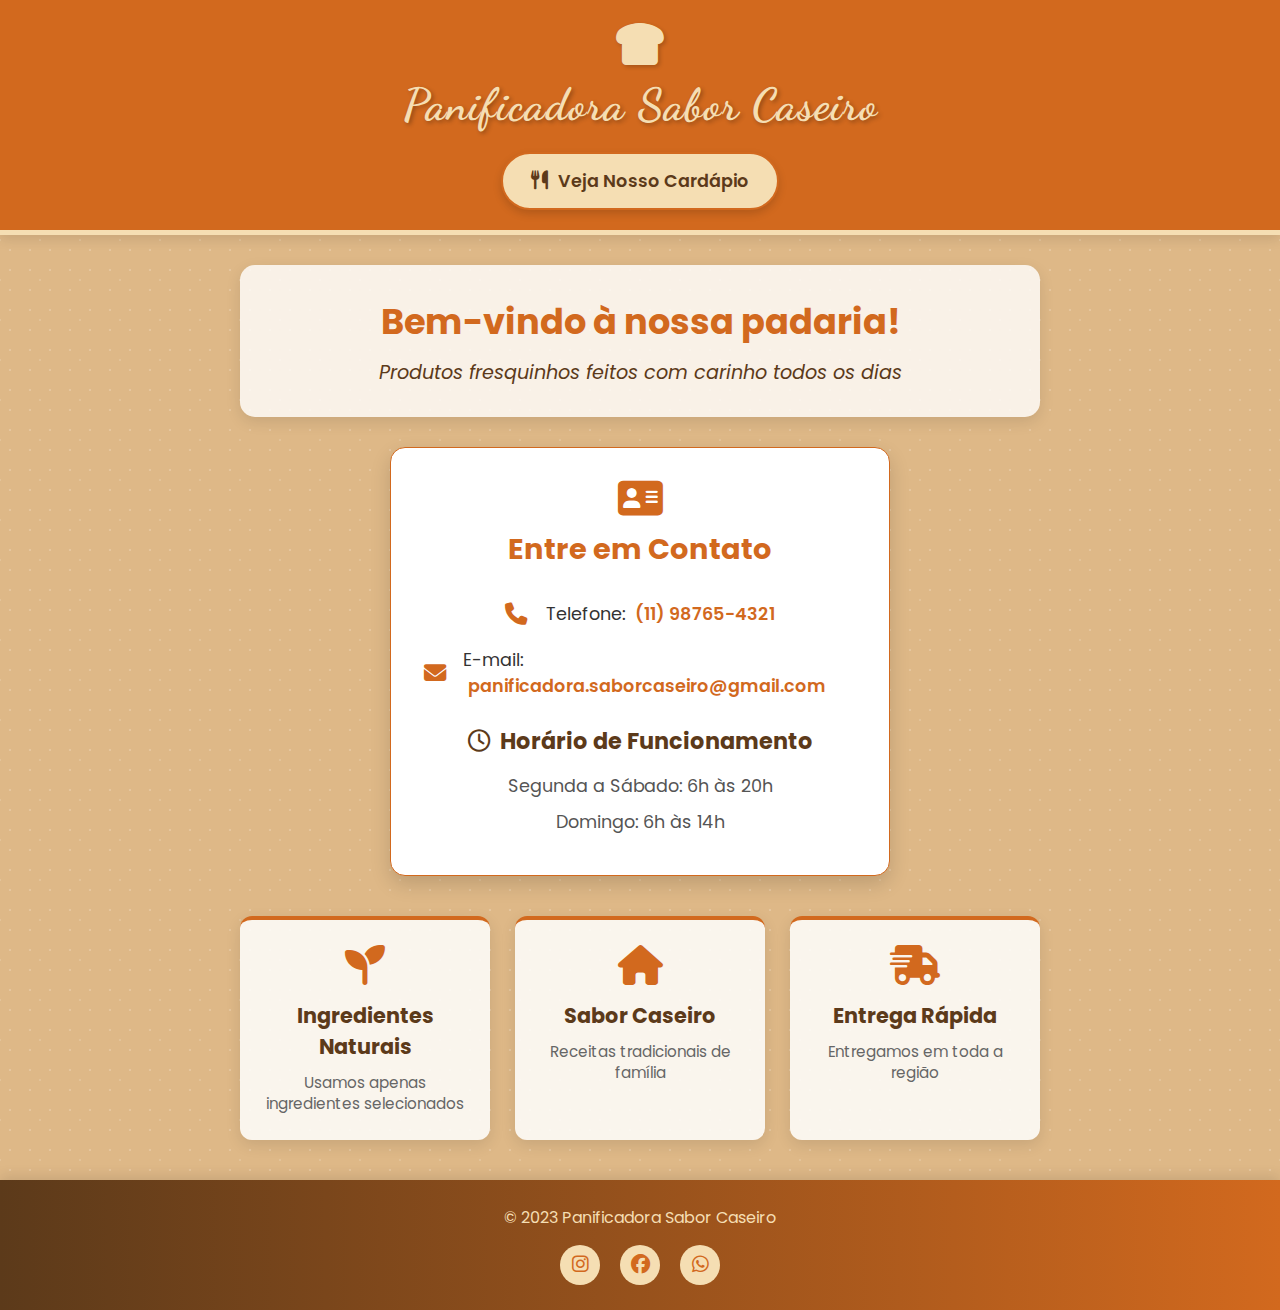
<file: index.html>
<!DOCTYPE html>
<html lang="pt-BR">
<head>
    <meta charset="UTF-8">
    <meta name="viewport" content="width=device-width, initial-scale=1.0">
    <link rel="stylesheet" href="https://cdnjs.cloudflare.com/ajax/libs/font-awesome/6.4.0/css/all.min.css">
    <link rel="stylesheet" href="style.css">
    <title>Cardápio Digital - Panificadora Sabor Caseiro</title>
</head>
<body>
    <header>
        <div class="logo-container">
            <i class="fas fa-bread-slice logo-icon"></i>
            <h1>Panificadora Sabor Caseiro</h1>
        </div>
        <nav>
            <ul class="container">
                <li><a href="entradas.html" class="nav-button">
                    <i class="fas fa-utensils"></i> Veja Nosso Cardápio
                </a></li>
            </ul>
        </nav>
    </header>

    <main>
        <section class="welcome-section">
            <h2>Bem-vindo à nossa padaria!</h2>
            <p>Produtos fresquinhos feitos com carinho todos os dias</p>
        </section>
        
        <section class="card">
            <div class="card-header">
                <i class="fas fa-address-card"></i>
                <h2>Entre em Contato</h2>
            </div>
            <address>
                <div class="contact-item">
                    <i class="fas fa-phone"></i>
                    <p>Telefone: <a href="tel:+5511987654321">(11) 98765-4321</a></p>
                </div>
                <div class="contact-item">
                    <i class="fas fa-envelope"></i>
                    <p>E-mail: <a href="mailto:panificadora.saborcaseiro@gmail.com">panificadora.saborcaseiro@gmail.com</a></p>
                </div>
            </address>
            <div class="business-hours">
                <h3><i class="far fa-clock"></i> Horário de Funcionamento</h3>
                <p>Segunda a Sábado: 6h às 20h</p>
                <p>Domingo: 6h às 14h</p>
            </div>
        </section>
        
        <section class="features">
            <div class="feature">
                <i class="fas fa-seedling"></i>
                <h3>Ingredientes Naturais</h3>
                <p>Usamos apenas ingredientes selecionados</p>
            </div>
            <div class="feature">
                <i class="fas fa-home"></i>
                <h3>Sabor Caseiro</h3>
                <p>Receitas tradicionais de família</p>
            </div>
            <div class="feature">
                <i class="fas fa-shipping-fast"></i>
                <h3>Entrega Rápida</h3>
                <p>Entregamos em toda a região</p>
            </div>
        </section>
    </main>

    <footer>
        <div class="footer-content">
            <p>&copy; 2023 Panificadora Sabor Caseiro</p>
            <div class="social-icons">
                <a href="#"><i class="fab fa-instagram"></i></a>
                <a href="#"><i class="fab fa-facebook"></i></a>
                <a href="#"><i class="fab fa-whatsapp"></i></a>
            </div>
        </div>
    </footer>
</body>
</html>
</file>
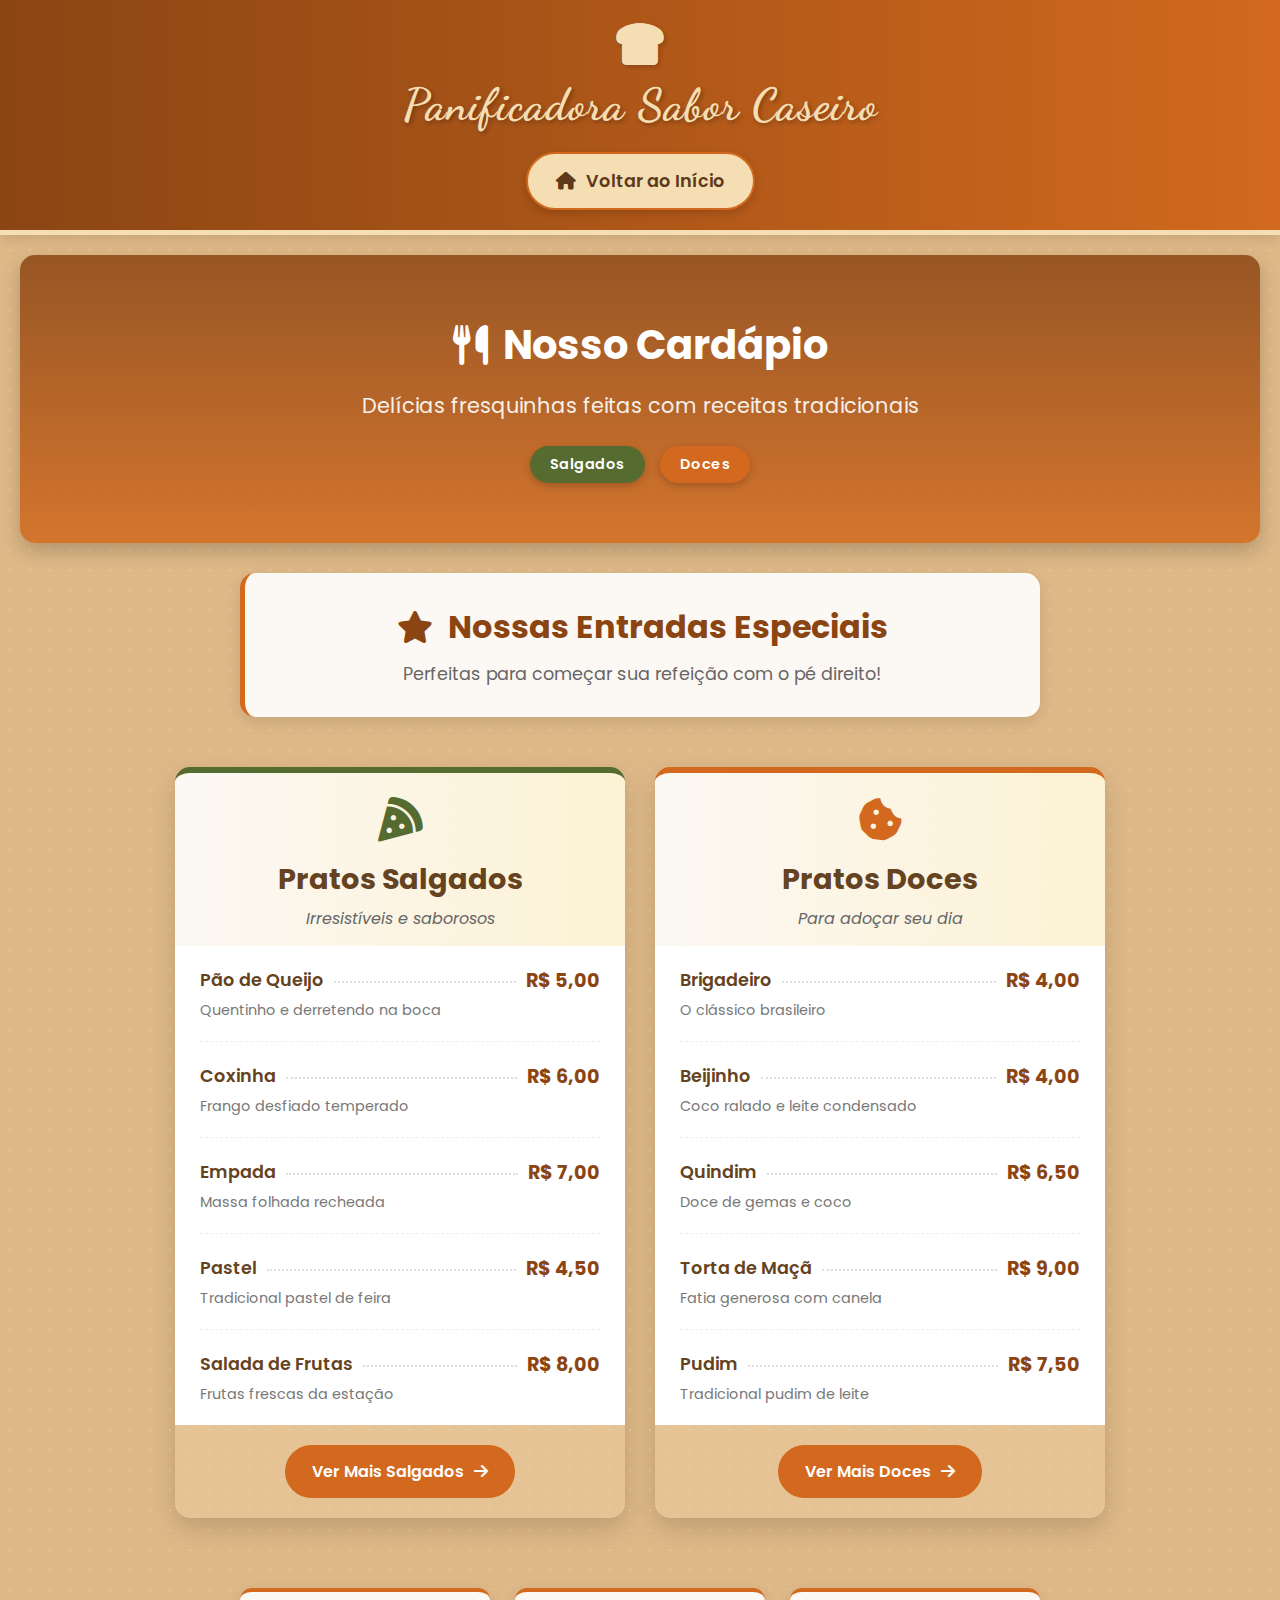
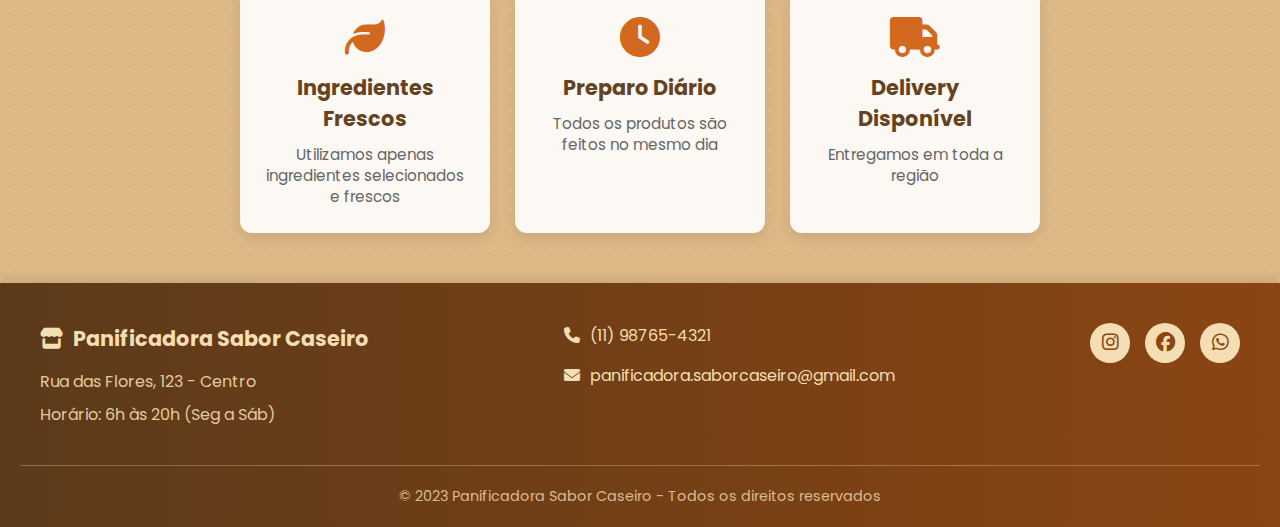
<file: entradas.html>
<!DOCTYPE html>
<html lang="pt-BR">
<head>
    <meta charset="UTF-8">
    <meta name="viewport" content="width=device-width, initial-scale=1.0">
    <link rel="stylesheet" href="https://cdnjs.cloudflare.com/ajax/libs/font-awesome/6.4.0/css/all.min.css">
    <link rel="stylesheet" href="entradas.css">
    <title>Cardápio - Panificadora Sabor Caseiro</title>
</head>
<body>
    <header>
        <div class="logo-container">
            <i class="fas fa-bread-slice logo-icon"></i>
            <h1>Panificadora Sabor Caseiro</h1>
        </div>
        <nav>
            <ul class="container">
                <li><a href="index.html" class="nav-button">
                    <i class="fas fa-home"></i> Voltar ao Início
                </a></li>
            </ul>
        </nav>
    </header>

    <main>
        <section class="hero-section">
            <div class="hero-content">
                <h2><i class="fas fa-utensils"></i> Nosso Cardápio</h2>
                <p>Delícias fresquinhas feitas com receitas tradicionais</p>
                <div class="category-tags">
                    <span class="category-tag tag-salgado">Salgados</span>
                    <span class="category-tag tag-doce">Doces</span>
                </div>
            </div>
        </section>
        
        <section class="intro-card">
            <h2><i class="fas fa-star"></i> Nossas Entradas Especiais</h2>
            <p>Perfeitas para começar sua refeição com o pé direito!</p>
        </section>
        
        <div class="cards-container">
            <section class="card menu-card card-salgado">
                <div class="card-header">
                    <i class="fas fa-pizza-slice"></i>
                    <h3>Pratos Salgados</h3>
                    <p class="card-subtitle">Irresistíveis e saborosos</p>
                </div>
                <ul class="menu-list">
                    <li>
                        <div class="menu-item">
                            <span class="item-name">Pão de Queijo</span>
                            <span class="item-dots"></span>
                            <span class="item-price">R$ 5,00</span>
                        </div>
                        <p class="item-description">Quentinho e derretendo na boca</p>
                    </li>
                    <li>
                        <div class="menu-item">
                            <span class="item-name">Coxinha</span>
                            <span class="item-dots"></span>
                            <span class="item-price">R$ 6,00</span>
                        </div>
                        <p class="item-description">Frango desfiado temperado</p>
                    </li>
                    <li>
                        <div class="menu-item">
                            <span class="item-name">Empada</span>
                            <span class="item-dots"></span>
                            <span class="item-price">R$ 7,00</span>
                        </div>
                        <p class="item-description">Massa folhada recheada</p>
                    </li>
                    <li>
                        <div class="menu-item">
                            <span class="item-name">Pastel</span>
                            <span class="item-dots"></span>
                            <span class="item-price">R$ 4,50</span>
                        </div>
                        <p class="item-description">Tradicional pastel de feira</p>
                    </li>
                    <li>
                        <div class="menu-item">
                            <span class="item-name">Salada de Frutas</span>
                            <span class="item-dots"></span>
                            <span class="item-price">R$ 8,00</span>
                        </div>
                        <p class="item-description">Frutas frescas da estação</p>
                    </li>
                </ul>
                <div class="card-footer">
                    <a href="pratos principais.html" class="menu-button">
                        Ver Mais Salgados <i class="fas fa-arrow-right"></i>
                    </a>
                </div>
            </section>

            <section class="card menu-card card-doce">
                <div class="card-header">
                    <i class="fas fa-cookie-bite"></i>
                    <h3>Pratos Doces</h3>
                    <p class="card-subtitle">Para adoçar seu dia</p>
                </div>
                <ul class="menu-list">
                    <li>
                        <div class="menu-item">
                            <span class="item-name">Brigadeiro</span>
                            <span class="item-dots"></span>
                            <span class="item-price">R$ 4,00</span>
                        </div>
                        <p class="item-description">O clássico brasileiro</p>
                    </li>
                    <li>
                        <div class="menu-item">
                            <span class="item-name">Beijinho</span>
                            <span class="item-dots"></span>
                            <span class="item-price">R$ 4,00</span>
                        </div>
                        <p class="item-description">Coco ralado e leite condensado</p>
                    </li>
                    <li>
                        <div class="menu-item">
                            <span class="item-name">Quindim</span>
                            <span class="item-dots"></span>
                            <span class="item-price">R$ 6,50</span>
                        </div>
                        <p class="item-description">Doce de gemas e coco</p>
                    </li>
                    <li>
                        <div class="menu-item">
                            <span class="item-name">Torta de Maçã</span>
                            <span class="item-dots"></span>
                            <span class="item-price">R$ 9,00</span>
                        </div>
                        <p class="item-description">Fatia generosa com canela</p>
                    </li>
                    <li>
                        <div class="menu-item">
                            <span class="item-name">Pudim</span>
                            <span class="item-dots"></span>
                            <span class="item-price">R$ 7,50</span>
                        </div>
                        <p class="item-description">Tradicional pudim de leite</p>
                    </li>
                </ul>
                <div class="card-footer">
                    <a href="pratos-doces.html" class="menu-button">
                        Ver Mais Doces <i class="fas fa-arrow-right"></i>
                    </a>
                </div>
            </section>
        </div>

        <section class="info-section">
            <div class="info-card">
                <i class="fas fa-leaf"></i>
                <h3>Ingredientes Frescos</h3>
                <p>Utilizamos apenas ingredientes selecionados e frescos</p>
            </div>
            <div class="info-card">
                <i class="fas fa-clock"></i>
                <h3>Preparo Diário</h3>
                <p>Todos os produtos são feitos no mesmo dia</p>
            </div>
            <div class="info-card">
                <i class="fas fa-truck"></i>
                <h3>Delivery Disponível</h3>
                <p>Entregamos em toda a região</p>
            </div>
        </section>
    </main>

    <footer>
        <div class="footer-content">
            <div class="footer-info">
                <h3><i class="fas fa-store"></i> Panificadora Sabor Caseiro</h3>
                <p>Rua das Flores, 123 - Centro</p>
                <p>Horário: 6h às 20h (Seg a Sáb)</p>
            </div>
            <div class="footer-contact">
                <a href="tel:+5511987654321" class="footer-link">
                    <i class="fas fa-phone"></i> (11) 98765-4321
                </a>
                <a href="mailto:panificadora.saborcaseiro@gmail.com" class="footer-link">
                    <i class="fas fa-envelope"></i> panificadora.saborcaseiro@gmail.com
                </a>
            </div>
            <div class="social-icons">
                <a href="#" class="social-icon"><i class="fab fa-instagram"></i></a>
                <a href="#" class="social-icon"><i class="fab fa-facebook"></i></a>
                <a href="#" class="social-icon"><i class="fab fa-whatsapp"></i></a>
            </div>
        </div>
        <p class="copyright">&copy; 2023 Panificadora Sabor Caseiro - Todos os direitos reservados</p>
    </footer>
</body>
</html>
</file>
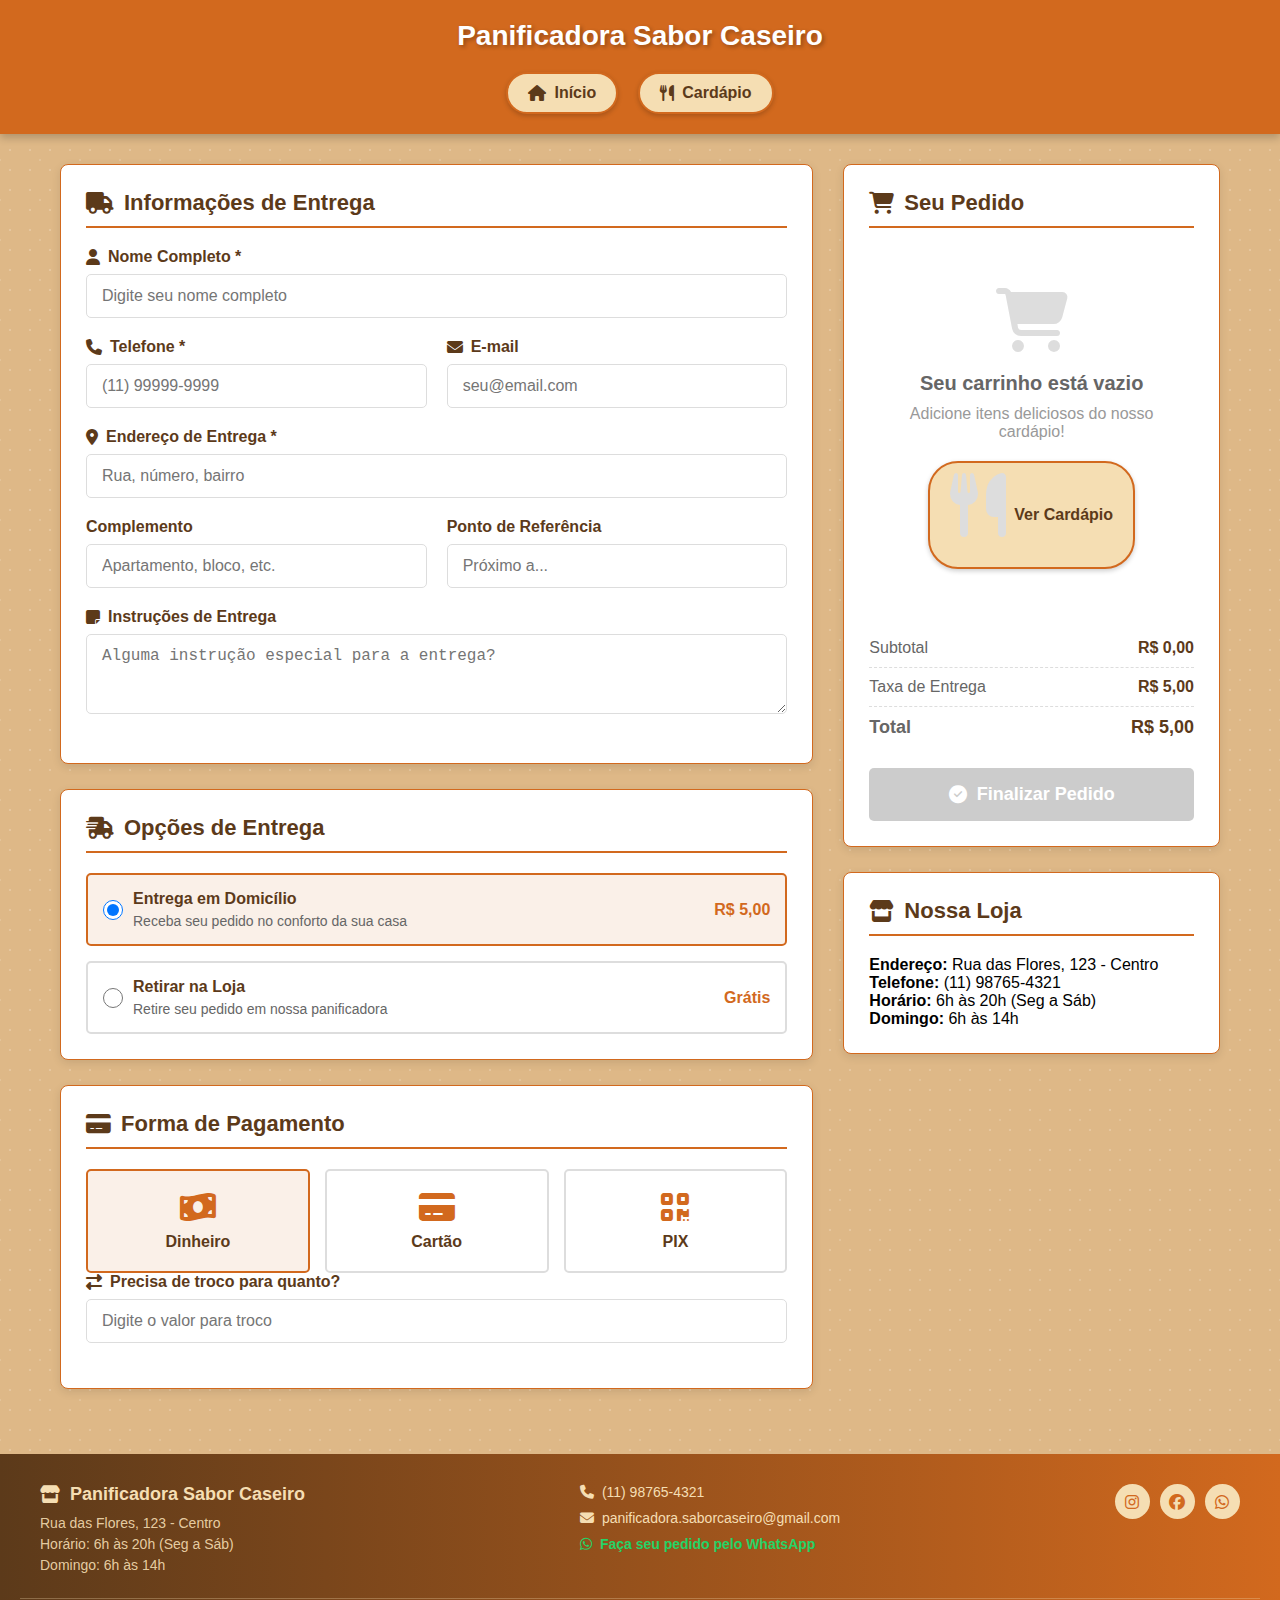
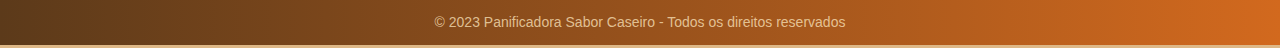
<file: fazerpedido.html>
<!DOCTYPE html>
<html lang="pt-BR">
<head>
    <meta charset="UTF-8">
    <meta name="viewport" content="width=device-width, initial-scale=1.0">
    <link rel="stylesheet" href="https://cdnjs.cloudflare.com/ajax/libs/font-awesome/6.4.0/css/all.min.css">
    <title>Finalizar Pedido - Panificadora Sabor Caseiro</title>
    <style>
        :root {
            --color-primary: #8B4513;
            --color-secondary: #F5DEB3;
            --color-accent: #D2691E;
            --color-light: #FFF8DC;
            --color-dark: #654321;
            --color-success: #556B2F;
            --color-info: #2F6F8F;
        }

        * {
            margin: 0;
            padding: 0;
            box-sizing: border-box;
        }

        body {
            font-family: Arial, sans-serif;
            background-color: rgb(222, 184, 135);
            background-image: 
                radial-gradient(rgba(255, 255, 255, 0.2) 1px, transparent 1px),
                radial-gradient(rgba(255, 255, 255, 0.15) 1px, transparent 1px);
            background-size: 20px 20px, 40px 40px;
            background-position: 0 0, 20px 20px;
            margin: 0;
            padding: 0;
        }

        header {
            background-color: chocolate;
            padding: 20px;
            text-align: center;
            box-shadow: 0 4px 8px rgba(0, 0, 0, 0.2);
        }

        header h1 {
            color: white;
            font-size: 28px;
            margin-bottom: 20px;
            text-shadow: 2px 2px 4px rgba(0, 0, 0, 0.3);
        }

        .container {
            display: flex;
            justify-content: center;
            list-style: none;
            padding: 0;
            margin: 0;
            gap: 20px;
            flex-wrap: wrap;
        }

        .nav-button {
            display: inline-flex;
            align-items: center;
            gap: 8px;
            background-color: wheat;
            color: #5c3a1a;
            text-decoration: none;
            padding: 10px 20px;
            border-radius: 30px;
            font-weight: 600;
            transition: all 0.3s ease;
            border: 2px solid #d2691e;
            box-shadow: 0 2px 5px rgba(0, 0, 0, 0.2);
        }

        .nav-button:hover {
            background-color: #5c3a1a;
            color: wheat;
            transform: translateY(-2px);
        }

        .main-content {
            max-width: 1200px;
            margin: 30px auto;
            padding: 0 20px;
            display: flex;
            flex-wrap: wrap;
            gap: 30px;
        }

        .form-column {
            flex: 2;
            min-width: 300px;
        }

        .summary-column {
            flex: 1;
            min-width: 300px;
        }

        .section-title {
            color: #5c3a1a;
            font-size: 22px;
            margin-bottom: 20px;
            padding-bottom: 10px;
            border-bottom: 2px solid chocolate;
            display: flex;
            align-items: center;
            gap: 10px;
        }

        .section-card {
            background-color: white;
            border-radius: 8px;
            padding: 25px;
            margin-bottom: 25px;
            box-shadow: 0 3px 10px rgba(0, 0, 0, 0.1);
            border: 1px solid #d2691e;
        }

        .form-group {
            margin-bottom: 20px;
        }

        .form-group label {
            display: block;
            margin-bottom: 8px;
            color: #5c3a1a;
            font-weight: 600;
            display: flex;
            align-items: center;
            gap: 8px;
        }

        .form-group input,
        .form-group select,
        .form-group textarea {
            width: 100%;
            padding: 12px 15px;
            border: 1px solid #ddd;
            border-radius: 5px;
            font-size: 16px;
            transition: border-color 0.3s;
        }

        .form-group input:focus,
        .form-group select:focus,
        .form-group textarea:focus {
            outline: none;
            border-color: chocolate;
        }

        .form-row {
            display: flex;
            gap: 20px;
            flex-wrap: wrap;
        }

        .form-row .form-group {
            flex: 1;
            min-width: 200px;
        }

        .delivery-options {
            display: flex;
            flex-direction: column;
            gap: 15px;
        }

        .delivery-option {
            display: flex;
            align-items: center;
            gap: 10px;
            padding: 15px;
            border: 2px solid #ddd;
            border-radius: 5px;
            cursor: pointer;
            transition: all 0.3s ease;
        }

        .delivery-option:hover {
            border-color: chocolate;
        }

        .delivery-option.selected {
            border-color: chocolate;
            background-color: rgba(210, 105, 30, 0.1);
        }

        .delivery-option input[type="radio"] {
            width: 20px;
            height: 20px;
        }

        .option-content {
            flex: 1;
        }

        .option-title {
            font-weight: 600;
            color: #5c3a1a;
            margin-bottom: 5px;
        }

        .option-description {
            color: #666;
            font-size: 14px;
        }

        .option-price {
            font-weight: 700;
            color: chocolate;
        }

        .payment-methods {
            display: grid;
            grid-template-columns: repeat(auto-fill, minmax(200px, 1fr));
            gap: 15px;
        }

        .payment-method {
            display: flex;
            flex-direction: column;
            align-items: center;
            justify-content: center;
            padding: 20px;
            border: 2px solid #ddd;
            border-radius: 5px;
            cursor: pointer;
            transition: all 0.3s ease;
            text-align: center;
        }

        .payment-method:hover {
            border-color: chocolate;
        }

        .payment-method.selected {
            border-color: chocolate;
            background-color: rgba(210, 105, 30, 0.1);
        }

        .payment-method i {
            font-size: 32px;
            color: chocolate;
            margin-bottom: 10px;
        }

        .payment-method span {
            font-weight: 600;
            color: #5c3a1a;
        }

        .cart-items {
            max-height: 400px;
            overflow-y: auto;
            margin-bottom: 20px;
        }

        .cart-item {
            display: flex;
            align-items: center;
            justify-content: space-between;
            padding: 15px 0;
            border-bottom: 1px solid #eee;
        }

        .cart-item:last-child {
            border-bottom: none;
        }

        .item-info {
            flex: 1;
            margin-right: 15px;
        }

        .item-name {
            font-weight: 600;
            color: #5c3a1a;
            margin-bottom: 5px;
        }

        .item-price {
            color: chocolate;
            font-weight: 600;
        }

        .quantity-controls {
            display: flex;
            align-items: center;
            gap: 10px;
        }

        .quantity-btn {
            width: 30px;
            height: 30px;
            border: none;
            background-color: wheat;
            color: #5c3a1a;
            border-radius: 50%;
            font-weight: 700;
            cursor: pointer;
            display: flex;
            align-items: center;
            justify-content: center;
            transition: all 0.3s ease;
        }

        .quantity-btn:hover {
            background-color: chocolate;
            color: white;
        }

        .quantity-display {
            min-width: 40px;
            text-align: center;
            font-weight: 600;
            color: #5c3a1a;
        }

        .remove-item {
            color: #ff6b6b;
            background: none;
            border: none;
            cursor: pointer;
            font-size: 18px;
            margin-left: 15px;
            transition: color 0.3s;
        }

        .remove-item:hover {
            color: #ff0000;
        }

        .price-summary {
            margin-top: 20px;
        }

        .price-row {
            display: flex;
            justify-content: space-between;
            padding: 10px 0;
            border-bottom: 1px dashed #ddd;
        }

        .price-row:last-child {
            border-bottom: none;
        }

        .price-row.total {
            font-weight: 700;
            font-size: 18px;
            color: #5c3a1a;
        }

        .price-label {
            color: #666;
        }

        .price-value {
            color: #5c3a1a;
            font-weight: 600;
        }

        .checkout-btn {
            width: 100%;
            padding: 16px;
            background-color: #556B2F;
            color: white;
            border: none;
            border-radius: 5px;
            font-size: 18px;
            font-weight: 700;
            cursor: pointer;
            transition: all 0.3s ease;
            display: flex;
            align-items: center;
            justify-content: center;
            gap: 10px;
            margin-top: 20px;
        }

        .checkout-btn:hover {
            background-color: #6B8E23;
            transform: translateY(-3px);
            box-shadow: 0 5px 15px rgba(0, 0, 0, 0.2);
        }

        .checkout-btn:disabled {
            background-color: #cccccc;
            cursor: not-allowed;
            transform: none;
            box-shadow: none;
        }

        .empty-cart {
            text-align: center;
            padding: 40px 20px;
            color: #666;
        }

        .empty-cart i {
            font-size: 64px;
            color: #ddd;
            margin-bottom: 20px;
        }

        .empty-cart h3 {
            color: #666;
            margin-bottom: 10px;
            font-size: 20px;
        }

        .empty-cart p {
            color: #999;
            margin-bottom: 20px;
            font-size: 16px;
        }

        footer {
            background: linear-gradient(to right, #5c3a1a 0%, chocolate 100%);
            color: wheat;
            padding: 30px 20px 15px;
            margin-top: 40px;
        }

        .footer-content {
            display: flex;
            flex-wrap: wrap;
            justify-content: space-between;
            align-items: flex-start;
            gap: 20px;
            max-width: 1200px;
            margin: 0 auto 20px;
        }

        .footer-info h3 {
            display: flex;
            align-items: center;
            gap: 10px;
            margin-bottom: 10px;
            font-size: 18px;
        }

        .footer-info p {
            margin-bottom: 5px;
            color: rgba(245, 222, 179, 0.9);
            font-size: 14px;
        }

        .footer-contact {
            display: flex;
            flex-direction: column;
            gap: 10px;
        }

        .footer-link {
            display: flex;
            align-items: center;
            gap: 8px;
            color: wheat;
            text-decoration: none;
            transition: color 0.3s;
            font-size: 14px;
        }

        .footer-link:hover {
            color: white;
        }

        .whatsapp-link {
            color: #25D366;
            font-weight: 600;
        }

        .social-icons {
            display: flex;
            gap: 10px;
        }

        .social-icon {
            display: inline-flex;
            align-items: center;
            justify-content: center;
            width: 35px;
            height: 35px;
            background-color: wheat;
            color: chocolate;
            border-radius: 50%;
            font-size: 16px;
            transition: all 0.3s ease;
            text-decoration: none;
        }

        .social-icon:hover {
            background-color: white;
            transform: scale(1.1);
        }

        .copyright {
            text-align: center;
            padding-top: 15px;
            border-top: 1px solid rgba(245, 222, 179, 0.3);
            color: rgba(245, 222, 179, 0.8);
            font-size: 14px;
        }

        .modal {
            display: none;
            position: fixed;
            top: 0;
            left: 0;
            width: 100%;
            height: 100%;
            background-color: rgba(0, 0, 0, 0.5);
            z-index: 1000;
            align-items: center;
            justify-content: center;
        }

        .modal-content {
            background-color: white;
            padding: 30px;
            border-radius: 10px;
            max-width: 500px;
            width: 90%;
            text-align: center;
            box-shadow: 0 5px 15px rgba(0, 0, 0, 0.2);
        }

        .modal-icon {
            font-size: 48px;
            color: #4CAF50;
            margin-bottom: 20px;
        }

        .modal-content h3 {
            color: #5c3a1a;
            margin-bottom: 15px;
        }

        .modal-content p {
            color: #666;
            margin-bottom: 10px;
            line-height: 1.5;
        }

        .order-details {
            background-color: #FFF8DC;
            border-radius: 5px;
            padding: 15px;
            margin: 20px 0;
            text-align: left;
        }

        .order-details p {
            margin-bottom: 8px;
            display: flex;
            justify-content: space-between;
        }

        .order-details strong {
            color: #5c3a1a;
        }

        .modal-buttons {
            display: flex;
            gap: 10px;
            margin-top: 25px;
        }

        .modal-btn {
            flex: 1;
            padding: 12px;
            border-radius: 5px;
            border: none;
            font-weight: 600;
            cursor: pointer;
            transition: all 0.3s ease;
            text-decoration: none;
            text-align: center;
            font-size: 16px;
        }

        .modal-btn.continue {
            background-color: #f0f0f0;
            color: #5c3a1a;
        }

        .modal-btn.continue:hover {
            background-color: #e0e0e0;
        }

        .modal-btn.whatsapp {
            background-color: #25D366;
            color: white;
            display: flex;
            align-items: center;
            justify-content: center;
            gap: 8px;
        }

        .modal-btn.whatsapp:hover {
            background-color: #128C7E;
        }

        .close-modal {
            position: absolute;
            top: 15px;
            right: 15px;
            font-size: 24px;
            cursor: pointer;
            color: #999;
        }

        .close-modal:hover {
            color: chocolate;
        }

        @media (max-width: 768px) {
            .main-content {
                flex-direction: column;
            }
            
            .form-row {
                flex-direction: column;
                gap: 0;
            }
            
            .payment-methods {
                grid-template-columns: 1fr;
            }
            
            .modal-buttons {
                flex-direction: column;
            }
            
            .cart-item {
                flex-direction: column;
                align-items: flex-start;
                gap: 10px;
            }
            
            .quantity-controls {
                align-self: flex-start;
            }
        }

        @media (max-width: 480px) {
            header h1 {
                font-size: 20px;
            }
            
            .section-card {
                padding: 15px;
            }
        }
    </style>
</head>
<body>
    <header>
        <h1>Panificadora Sabor Caseiro</h1>
        <nav>
            <ul class="container">
                <li><a href="index.html" class="nav-button">
                    <i class="fas fa-home"></i> Início
                </a></li>
                <li><a href="entradas.html" class="nav-button">
                    <i class="fas fa-utensils"></i> Cardápio
                </a></li>
            </ul>
        </nav>
    </header>

    <main>
        <div class="main-content">
            <div class="form-column">
                <div class="section-card">
                    <h2 class="section-title">
                        <i class="fas fa-truck"></i> Informações de Entrega
                    </h2>
                    
                    <div class="form-group">
                        <label for="customer-name"><i class="fas fa-user"></i> Nome Completo *</label>
                        <input type="text" id="customer-name" placeholder="Digite seu nome completo" required>
                    </div>
                    
                    <div class="form-row">
                        <div class="form-group">
                            <label for="customer-phone"><i class="fas fa-phone"></i> Telefone *</label>
                            <input type="tel" id="customer-phone" placeholder="(11) 99999-9999" required>
                        </div>
                        <div class="form-group">
                            <label for="customer-email"><i class="fas fa-envelope"></i> E-mail</label>
                            <input type="email" id="customer-email" placeholder="seu@email.com">
                        </div>
                    </div>
                    
                    <div class="form-group">
                        <label for="delivery-address"><i class="fas fa-map-marker-alt"></i> Endereço de Entrega *</label>
                        <input type="text" id="delivery-address" placeholder="Rua, número, bairro" required>
                    </div>
                    
                    <div class="form-row">
                        <div class="form-group">
                            <label for="delivery-complement">Complemento</label>
                            <input type="text" id="delivery-complement" placeholder="Apartamento, bloco, etc.">
                        </div>
                        <div class="form-group">
                            <label for="delivery-reference">Ponto de Referência</label>
                            <input type="text" id="delivery-reference" placeholder="Próximo a...">
                        </div>
                    </div>
                    
                    <div class="form-group">
                        <label for="delivery-instructions"><i class="fas fa-sticky-note"></i> Instruções de Entrega</label>
                        <textarea id="delivery-instructions" rows="3" placeholder="Alguma instrução especial para a entrega?"></textarea>
                    </div>
                </div>

                <div class="section-card">
                    <h2 class="section-title">
                        <i class="fas fa-shipping-fast"></i> Opções de Entrega
                    </h2>
                    
                    <div class="delivery-options">
                        <div class="delivery-option selected" data-type="delivery" data-price="5.00">
                            <input type="radio" id="delivery-home" name="delivery-option" checked>
                            <div class="option-content">
                                <div class="option-title">Entrega em Domicílio</div>
                                <div class="option-description">Receba seu pedido no conforto da sua casa</div>
                            </div>
                            <div class="option-price">R$ 5,00</div>
                        </div>
                        
                        <div class="delivery-option" data-type="pickup" data-price="0.00">
                            <input type="radio" id="delivery-pickup" name="delivery-option">
                            <div class="option-content">
                                <div class="option-title">Retirar na Loja</div>
                                <div class="option-description">Retire seu pedido em nossa panificadora</div>
                            </div>
                            <div class="option-price">Grátis</div>
                        </div>
                    </div>
                </div>

                <div class="section-card">
                    <h2 class="section-title">
                        <i class="fas fa-credit-card"></i> Forma de Pagamento
                    </h2>
                    
                    <div class="payment-methods">
                        <div class="payment-method selected" data-method="dinheiro">
                            <i class="fas fa-money-bill-wave"></i>
                            <span>Dinheiro</span>
                        </div>
                        
                        <div class="payment-method" data-method="cartao">
                            <i class="fas fa-credit-card"></i>
                            <span>Cartão</span>
                        </div>
                        
                        <div class="payment-method" data-method="pix">
                            <i class="fas fa-qrcode"></i>
                            <span>PIX</span>
                        </div>
                    </div>
                    
                    <div class="form-group" id="change-field">
                        <label for="change-for"><i class="fas fa-exchange-alt"></i> Precisa de troco para quanto?</label>
                        <input type="number" id="change-for" placeholder="Digite o valor para troco" min="0" step="0.01">
                    </div>
                </div>
            </div>

            <div class="summary-column">
                <div class="section-card">
                    <h2 class="section-title">
                        <i class="fas fa-shopping-cart"></i> Seu Pedido
                    </h2>
                    
                    <div class="cart-items" id="cart-items-container">
                        <!-- Itens serão carregados aqui -->
                    </div>
                    
                    <div class="price-summary">
                        <div class="price-row">
                            <span class="price-label">Subtotal</span>
                            <span class="price-value" id="subtotal">R$ 0,00</span>
                        </div>
                        
                        <div class="price-row">
                            <span class="price-label">Taxa de Entrega</span>
                            <span class="price-value" id="delivery-fee">R$ 0,00</span>
                        </div>
                        
                        <div class="price-row total">
                            <span class="price-label">Total</span>
                            <span class="price-value" id="total-price">R$ 0,00</span>
                        </div>
                    </div>
                    
                    <button class="checkout-btn" id="checkout-btn" disabled>
                        <i class="fas fa-check-circle"></i> Finalizar Pedido
                    </button>
                </div>
                
                <div class="section-card">
                    <h2 class="section-title">
                        <i class="fas fa-store"></i> Nossa Loja
                    </h2>
                    <p><strong>Endereço:</strong> Rua das Flores, 123 - Centro</p>
                    <p><strong>Telefone:</strong> (11) 98765-4321</p>
                    <p><strong>Horário:</strong> 6h às 20h (Seg a Sáb)</p>
                    <p><strong>Domingo:</strong> 6h às 14h</p>
                </div>
            </div>
        </div>
    </main>

    <footer>
        <div class="footer-content">
            <div class="footer-info">
                <h3><i class="fas fa-store"></i> Panificadora Sabor Caseiro</h3>
                <p>Rua das Flores, 123 - Centro</p>
                <p>Horário: 6h às 20h (Seg a Sáb)</p>
                <p>Domingo: 6h às 14h</p>
            </div>
            <div class="footer-contact">
                <a href="tel:+5511987654321" class="footer-link">
                    <i class="fas fa-phone"></i> (11) 98765-4321
                </a>
                <a href="mailto:panificadora.saborcaseiro@gmail.com" class="footer-link">
                    <i class="fas fa-envelope"></i> panificadora.saborcaseiro@gmail.com
                </a>
                <a href="https://wa.me/5511987654321" class="footer-link whatsapp-link">
                    <i class="fab fa-whatsapp"></i> Faça seu pedido pelo WhatsApp
                </a>
            </div>
            <div class="social-icons">
                <a href="#" class="social-icon"><i class="fab fa-instagram"></i></a>
                <a href="#" class="social-icon"><i class="fab fa-facebook"></i></a>
                <a href="#" class="social-icon"><i class="fab fa-whatsapp"></i></a>
            </div>
        </div>
        <p class="copyright">&copy; 2023 Panificadora Sabor Caseiro - Todos os direitos reservados</p>
    </footer>

    <div class="modal" id="confirmation-modal">
        <div class="modal-content">
            <span class="close-modal">&times;</span>
            <div class="modal-icon">
                <i class="fas fa-check-circle"></i>
            </div>
            <h3>Pedido Confirmado!</h3>
            <p>Seu pedido foi realizado com sucesso!</p>
            <p>Em breve entraremos em contato para confirmar.</p>
            
            <div class="order-details" id="order-details"></div>
            
            <p><strong>Tempo estimado de entrega:</strong> 30-45 minutos</p>
            
            <div class="modal-buttons">
                <button class="modal-btn continue" id="continue-shopping">Fazer Novo Pedido</button>
                <a href="#" class="modal-btn whatsapp" id="whatsapp-link" target="_blank">
                    <i class="fab fa-whatsapp"></i> Falar no WhatsApp
                </a>
            </div>
        </div>
    </div>

    <script>
        // Sistema de Carrinho - Finalizar Pedido
        document.addEventListener('DOMContentLoaded', function() {
            console.log('Página de finalizar pedido carregada');
            
            // Elementos principais
            const cartItemsContainer = document.getElementById('cart-items-container');
            const subtotalElement = document.getElementById('subtotal');
            const deliveryFeeElement = document.getElementById('delivery-fee');
            const totalPriceElement = document.getElementById('total-price');
            const checkoutBtn = document.getElementById('checkout-btn');
            
            // Variáveis globais
            let cart = [];
            let deliveryFee = 5.00; // Taxa padrão de entrega
            let subtotal = 0;
            let total = 0;
            
            // Carregar carrinho do localStorage
            loadCart();
            
            // Renderizar itens do carrinho
            renderCartItems();
            
            // Atualizar totais
            updateTotals();
            
            // Configurar eventos de entrega
            setupDeliveryOptions();
            
            // Configurar eventos de pagamento
            setupPaymentMethods();
            
            // Configurar validação do formulário
            setupFormValidation();
            
            // Configurar botão de finalizar pedido
            checkoutBtn.addEventListener('click', processOrder);
            
            // Configurar botão "Fazer Novo Pedido"
            document.getElementById('continue-shopping').addEventListener('click', function() {
                localStorage.removeItem('panificadoraCart');
                window.location.href = 'entradas.html';
            });
            
            // Fechar modal
            document.querySelector('.close-modal').addEventListener('click', function() {
                document.getElementById('confirmation-modal').style.display = 'none';
            });
            
            // Fechar modal ao clicar fora
            window.addEventListener('click', function(event) {
                const modal = document.getElementById('confirmation-modal');
                if (event.target === modal) {
                    modal.style.display = 'none';
                }
            });
            
            // Função para carregar carrinho
            function loadCart() {
                try {
                    const cartData = localStorage.getItem('panificadoraCart');
                    if (cartData) {
                        cart = JSON.parse(cartData);
                        console.log('Carrinho carregado:', cart);
                    } else {
                        cart = [];
                        console.log('Carrinho vazio');
                    }
                } catch (error) {
                    console.error('Erro ao carregar carrinho:', error);
                    cart = [];
                }
            }
            
            // Função para renderizar itens do carrinho
            function renderCartItems() {
                if (cart.length === 0) {
                    cartItemsContainer.innerHTML = `
                        <div class="empty-cart">
                            <i class="fas fa-shopping-cart"></i>
                            <h3>Seu carrinho está vazio</h3>
                            <p>Adicione itens deliciosos do nosso cardápio!</p>
                            <a href="entradas.html" class="nav-button">
                                <i class="fas fa-utensils"></i> Ver Cardápio
                            </a>
                        </div>
                    `;
                    checkoutBtn.disabled = true;
                    return;
                }
                
                let cartHTML = '';
                
                cart.forEach((item, index) => {
                    const itemTotal = item.price * item.quantity;
                    cartHTML += `
                        <div class="cart-item" data-index="${index}">
                            <div class="item-info">
                                <div class="item-name">${item.name}</div>
                                <div class="item-price">R$ ${item.price.toFixed(2).replace('.', ',')}</div>
                            </div>
                            <div class="quantity-controls">
                                <button class="quantity-btn decrease-quantity" data-index="${index}">-</button>
                                <span class="quantity-display">${item.quantity}</span>
                                <button class="quantity-btn increase-quantity" data-index="${index}">+</button>
                                <button class="remove-item" data-index="${index}">
                                    <i class="fas fa-trash"></i>
                                </button>
                            </div>
                        </div>
                    `;
                });
                
                cartItemsContainer.innerHTML = cartHTML;
                
                // Adicionar eventos aos botões
                document.querySelectorAll('.increase-quantity').forEach(button => {
                    button.addEventListener('click', function() {
                        const index = parseInt(this.getAttribute('data-index'));
                        increaseQuantity(index);
                    });
                });
                
                document.querySelectorAll('.decrease-quantity').forEach(button => {
                    button.addEventListener('click', function() {
                        const index = parseInt(this.getAttribute('data-index'));
                        decreaseQuantity(index);
                    });
                });
                
                document.querySelectorAll('.remove-item').forEach(button => {
                    button.addEventListener('click', function() {
                        const index = parseInt(this.getAttribute('data-index'));
                        removeItem(index);
                    });
                });
            }
            
            // Função para aumentar quantidade
            function increaseQuantity(index) {
                if (index >= 0 && index < cart.length) {
                    cart[index].quantity += 1;
                    saveCart();
                    renderCartItems();
                    updateTotals();
                }
            }
            
            // Função para diminuir quantidade
            function decreaseQuantity(index) {
                if (index >= 0 && index < cart.length) {
                    if (cart[index].quantity > 1) {
                        cart[index].quantity -= 1;
                    } else {
                        // Se quantidade for 1, remover item
                        removeItem(index);
                        return;
                    }
                    saveCart();
                    renderCartItems();
                    updateTotals();
                }
            }
            
            // Função para remover item
            function removeItem(index) {
                if (index >= 0 && index < cart.length) {
                    if (confirm(`Deseja remover "${cart[index].name}" do carrinho?`)) {
                        cart.splice(index, 1);
                        saveCart();
                        renderCartItems();
                        updateTotals();
                    }
                }
            }
            
            // Função para salvar carrinho
            function saveCart() {
                try {
                    localStorage.setItem('panificadoraCart', JSON.stringify(cart));
                    console.log('Carrinho salvo:', cart);
                } catch (error) {
                    console.error('Erro ao salvar carrinho:', error);
                }
            }
            
            // Função para atualizar totais
            function updateTotals() {
                subtotal = cart.reduce((sum, item) => sum + (item.price * item.quantity), 0);
                
                // Verificar se é retirada na loja
                const isPickup = document.querySelector('#delivery-pickup').checked;
                if (isPickup) {
                    deliveryFee = 0;
                }
                
                total = subtotal + deliveryFee;
                
                // Atualizar elementos
                subtotalElement.textContent = `R$ ${subtotal.toFixed(2).replace('.', ',')}`;
                deliveryFeeElement.textContent = `R$ ${deliveryFee.toFixed(2).replace('.', ',')}`;
                totalPriceElement.textContent = `R$ ${total.toFixed(2).replace('.', ',')}`;
                
                // Habilitar/desabilitar botão de finalizar
                checkoutBtn.disabled = cart.length === 0;
            }
            
            // Configurar opções de entrega
            function setupDeliveryOptions() {
                const deliveryOptions = document.querySelectorAll('.delivery-option');
                
                deliveryOptions.forEach(option => {
                    option.addEventListener('click', function() {
                        // Remover seleção de todos
                        deliveryOptions.forEach(opt => {
                            opt.classList.remove('selected');
                            opt.querySelector('input').checked = false;
                        });
                        
                        // Selecionar opção clicada
                        this.classList.add('selected');
                        this.querySelector('input').checked = true;
                        
                        // Atualizar taxa de entrega
                        deliveryFee = parseFloat(this.getAttribute('data-price'));
                        updateTotals();
                    });
                });
            }
            
            // Configurar métodos de pagamento
            function setupPaymentMethods() {
                const paymentMethods = document.querySelectorAll('.payment-method');
                
                paymentMethods.forEach(method => {
                    method.addEventListener('click', function() {
                        // Remover seleção de todos
                        paymentMethods.forEach(m => m.classList.remove('selected'));
                        
                        // Selecionar método clicado
                        this.classList.add('selected');
                        
                        // Mostrar/ocultar campo de troco
                        const paymentMethod = this.getAttribute('data-method');
                        const changeField = document.getElementById('change-field');
                        
                        if (paymentMethod === 'dinheiro') {
                            changeField.style.display = 'block';
                        } else {
                            changeField.style.display = 'none';
                            document.getElementById('change-for').value = '';
                        }
                    });
                });
            }
            
            // Configurar validação do formulário
            function setupFormValidation() {
                const requiredFields = [
                    'customer-name',
                    'customer-phone',
                    'delivery-address'
                ];
                
                requiredFields.forEach(fieldId => {
                    const field = document.getElementById(fieldId);
                    field.addEventListener('input', validateForm);
                });
            }
            
            // Validar formulário
            function validateForm() {
                const name = document.getElementById('customer-name').value.trim();
                const phone = document.getElementById('customer-phone').value.trim();
                const address = document.getElementById('delivery-address').value.trim();
                
                const isValid = name !== '' && phone !== '' && address !== '' && cart.length > 0;
                
                return isValid;
            }
            
            // Processar pedido
            function processOrder() {
                if (!validateForm()) {
                    alert('Por favor, preencha todos os campos obrigatórios e adicione itens ao carrinho.');
                    return;
                }
                
                // Coletar dados do formulário
                const orderData = {
                    customer: {
                        name: document.getElementById('customer-name').value.trim(),
                        phone: document.getElementById('customer-phone').value.trim(),
                        email: document.getElementById('customer-email').value.trim() || 'Não informado',
                        address: document.getElementById('delivery-address').value.trim(),
                        complement: document.getElementById('delivery-complement').value.trim() || 'Não informado',
                        reference: document.getElementById('delivery-reference').value.trim() || 'Não informado',
                        instructions: document.getElementById('delivery-instructions').value.trim() || 'Nenhuma'
                    },
                    delivery: {
                        type: document.querySelector('.delivery-option.selected').getAttribute('data-type'),
                        fee: deliveryFee,
                        option: document.querySelector('.delivery-option.selected .option-title').textContent
                    },
                    payment: {
                        method: document.querySelector('.payment-method.selected').getAttribute('data-method'),
                        change: document.getElementById('change-for').value || 'Não precisa de troco'
                    },
                    items: cart,
                    totals: {
                        subtotal: subtotal,
                        delivery: deliveryFee,
                        total: total
                    },
                    timestamp: new Date().toLocaleString('pt-BR')
                };
                
                // Gerar mensagem para WhatsApp
                const whatsappMessage = generateWhatsAppMessage(orderData);
                
                // Atualizar link do WhatsApp
                const whatsappLink = document.getElementById('whatsapp-link');
                whatsappLink.href = `https://wa.me/5511987654321?text=${encodeURIComponent(whatsappMessage)}`;
                
                // Mostrar detalhes do pedido no modal
                showOrderDetails(orderData);
                
                // Mostrar modal de confirmação
                document.getElementById('confirmation-modal').style.display = 'flex';
                
                // Limpar carrinho (opcional)
                // localStorage.removeItem('panificadoraCart');
            }
            
            // Gerar mensagem para WhatsApp
            function generateWhatsAppMessage(orderData) {
                let message = `🍞 *NOVO PEDIDO - Panificadora Sabor Caseiro* 🍞\n\n`;
                message += `📋 *DETALHES DO PEDIDO*\n`;
                message += `👤 *Cliente:* ${orderData.customer.name}\n`;
                message += `📞 *Telefone:* ${orderData.customer.phone}\n`;
                message += `📧 *E-mail:* ${orderData.customer.email}\n\n`;
                
                message += `📍 *ENDEREÇO DE ENTREGA*\n`;
                message += `📭 *Endereço:* ${orderData.customer.address}\n`;
                message += `🏠 *Complemento:* ${orderData.customer.complement}\n`;
                message += `📍 *Referência:* ${orderData.customer.reference}\n`;
                message += `📝 *Instruções:* ${orderData.customer.instructions}\n\n`;
                
                message += `🚚 *ENTREGA*\n`;
                message += `📦 *Tipo:* ${orderData.delivery.option}\n`;
                message += `💲 *Taxa:* R$ ${orderData.delivery.fee.toFixed(2)}\n\n`;
                
                message += `💳 *PAGAMENTO*\n`;
                message += `💰 *Método:* ${orderData.payment.method.toUpperCase()}\n`;
                message += `🔄 *Troco para:* ${orderData.payment.change}\n\n`;
                
                message += `🛒 *ITENS DO PEDIDO*\n`;
                orderData.items.forEach((item, index) => {
                    message += `${index + 1}. ${item.name} - ${item.quantity}x R$ ${item.price.toFixed(2)} = R$ ${(item.price * item.quantity).toFixed(2)}\n`;
                });
                
                message += `\n💰 *RESUMO FINANCEIRO*\n`;
                message += `📦 *Subtotal:* R$ ${orderData.totals.subtotal.toFixed(2)}\n`;
                message += `🚚 *Taxa de entrega:* R$ ${orderData.totals.delivery.toFixed(2)}\n`;
                message += `💵 *TOTAL:* R$ ${orderData.totals.total.toFixed(2)}\n\n`;
                
                message += `⏰ *Pedido realizado em:* ${orderData.timestamp}\n`;
                message += `🆔 *ID do Pedido:* ${Date.now()}\n\n`;
                message += `✅ *PEDIDO CONFIRMADO VIA SITE*`;
                
                return message;
            }
            
            // Mostrar detalhes do pedido no modal
            function showOrderDetails(orderData) {
                const orderDetails = document.getElementById('order-details');
                
                let detailsHTML = `
                    <p><strong>Cliente:</strong> ${orderData.customer.name}</p>
                    <p><strong>Telefone:</strong> ${orderData.customer.phone}</p>
                    <p><strong>Endereço:</strong> ${orderData.customer.address}</p>
                    <p><strong>Entrega:</strong> ${orderData.delivery.option}</p>
                    <p><strong>Pagamento:</strong> ${orderData.payment.method.toUpperCase()}</p>
                    <p><strong>Total:</strong> R$ ${orderData.totals.total.toFixed(2).replace('.', ',')}</p>
                `;
                
                orderDetails.innerHTML = detailsHTML;
            }
        });
    </script>
</body>
</html>
</file>
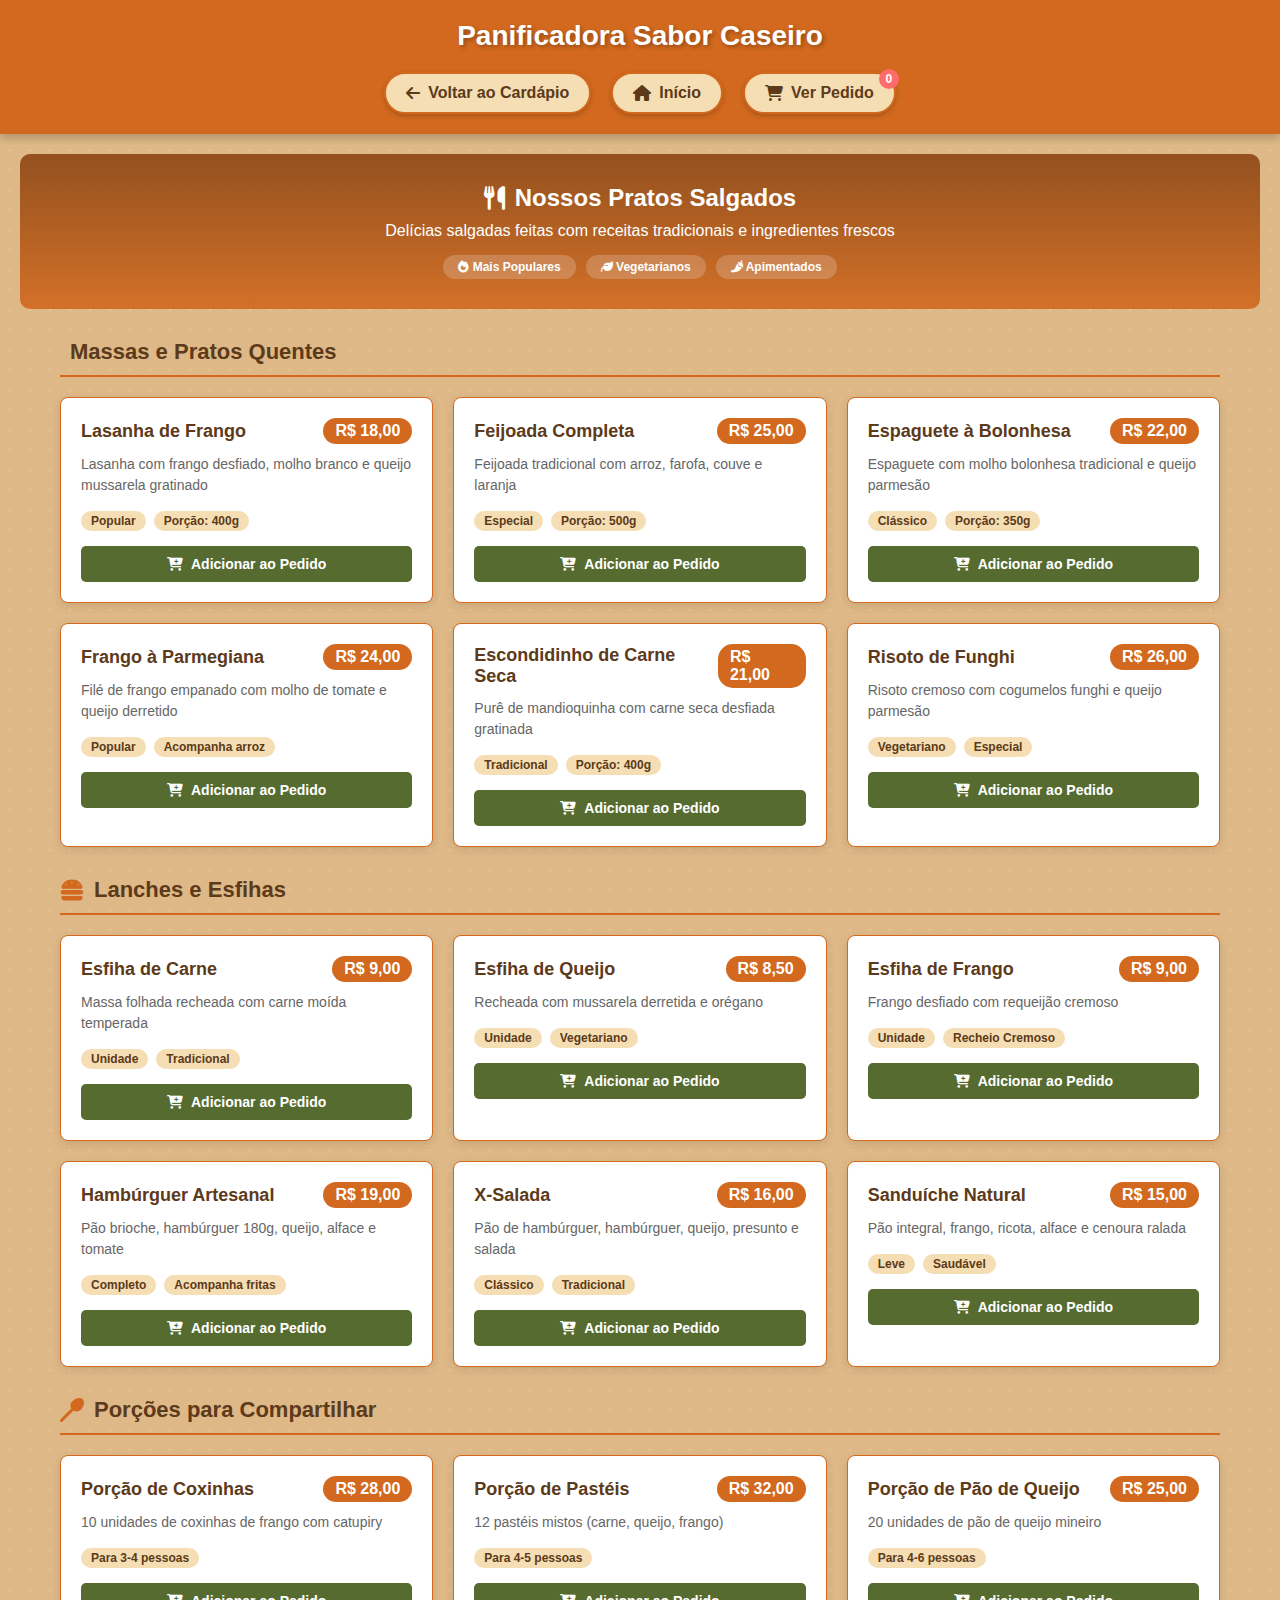
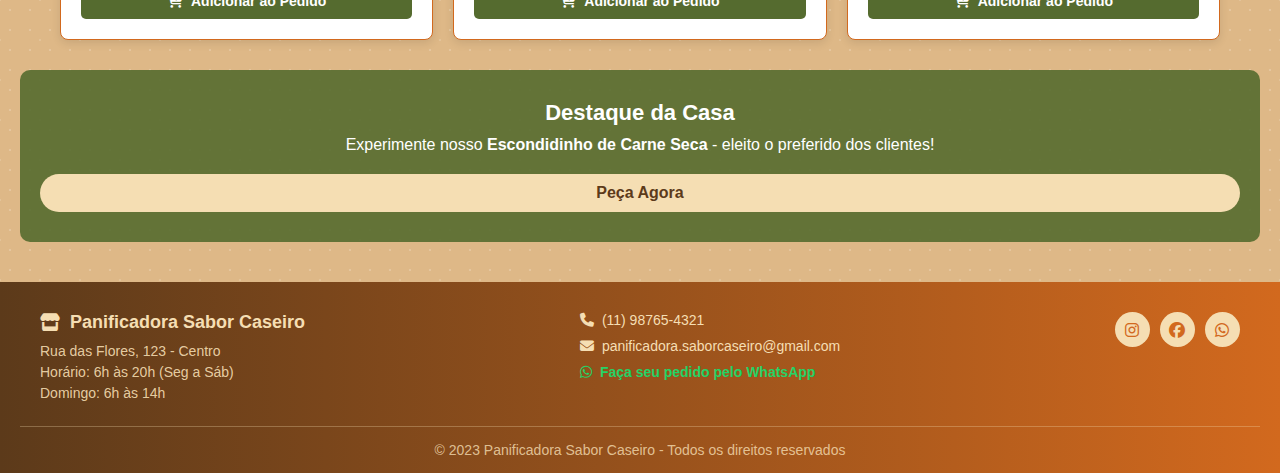
<file: pratos principais.html>
<!DOCTYPE html>
<html lang="pt-BR">
<head>
    <meta charset="UTF-8">
    <meta name="viewport" content="width=device-width, initial-scale=1.0">
    <link rel="stylesheet" href="https://cdnjs.cloudflare.com/ajax/libs/font-awesome/6.4.0/css/all.min.css">
    <title>Pratos Salgados - Panificadora Sabor Caseiro</title>
    <style>
        :root {
            --color-primary: #8B4513;
            --color-secondary: #F5DEB3;
            --color-accent: #D2691E;
            --color-light: #FFF8DC;
            --color-dark: #654321;
            --color-success: #556B2F;
            --color-info: #2F6F8F;
        }

        * {
            margin: 0;
            padding: 0;
            box-sizing: border-box;
        }

        body {
            font-family: Arial, sans-serif;
            background-color: rgb(222, 184, 135);
            background-image: 
                radial-gradient(rgba(255, 255, 255, 0.2) 1px, transparent 1px),
                radial-gradient(rgba(255, 255, 255, 0.15) 1px, transparent 1px);
            background-size: 20px 20px, 40px 40px;
            background-position: 0 0, 20px 20px;
            margin: 0;
            padding: 0;
        }

        header {
            background-color: chocolate;
            padding: 20px;
            text-align: center;
            box-shadow: 0 4px 8px rgba(0, 0, 0, 0.2);
        }

        header h1 {
            color: white;
            font-size: 28px;
            margin-bottom: 20px;
            text-shadow: 2px 2px 4px rgba(0, 0, 0, 0.3);
        }

        .container {
            display: flex;
            justify-content: center;
            list-style: none;
            padding: 0;
            margin: 0;
            gap: 20px;
            flex-wrap: wrap;
        }

        .nav-button {
            display: inline-flex;
            align-items: center;
            gap: 8px;
            background-color: wheat;
            color: #5c3a1a;
            text-decoration: none;
            padding: 10px 20px;
            border-radius: 30px;
            font-weight: 600;
            transition: all 0.3s ease;
            border: 2px solid #d2691e;
            box-shadow: 0 2px 5px rgba(0, 0, 0, 0.2);
        }

        .nav-button:hover {
            background-color: #5c3a1a;
            color: wheat;
            transform: translateY(-2px);
        }

        .hero-section {
            background: linear-gradient(rgba(139, 69, 19, 0.9), rgba(210, 105, 30, 0.9));
            color: white;
            padding: 30px 20px;
            text-align: center;
            margin: 20px;
            border-radius: 10px;
        }

        .hero-section h2 {
            font-size: 24px;
            margin-bottom: 10px;
            display: flex;
            align-items: center;
            justify-content: center;
            gap: 10px;
        }

        .hero-section p {
            font-size: 16px;
            margin-bottom: 15px;
        }

        .category-badges {
            display: flex;
            justify-content: center;
            gap: 10px;
            flex-wrap: wrap;
        }

        .badge {
            background-color: rgba(255, 255, 255, 0.2);
            color: white;
            padding: 5px 15px;
            border-radius: 20px;
            font-size: 12px;
            font-weight: 600;
        }

        .menu-container {
            max-width: 1200px;
            margin: 30px auto;
            padding: 0 20px;
        }

        .menu-section {
            margin-bottom: 30px;
        }

        .section-header {
            display: flex;
            align-items: center;
            gap: 10px;
            margin-bottom: 20px;
            padding-bottom: 10px;
            border-bottom: 2px solid chocolate;
        }

        .section-header i {
            font-size: 24px;
            color: chocolate;
        }

        .section-header h3 {
            color: #5c3a1a;
            font-size: 22px;
        }

        .menu-grid {
            display: grid;
            grid-template-columns: repeat(auto-fill, minmax(300px, 1fr));
            gap: 20px;
        }

        .menu-item-card {
            background-color: white;
            border-radius: 8px;
            padding: 20px;
            box-shadow: 0 3px 10px rgba(0, 0, 0, 0.1);
            transition: all 0.3s ease;
            border: 1px solid #d2691e;
        }

        .menu-item-card:hover {
            transform: translateY(-5px);
            box-shadow: 0 8px 15px rgba(0, 0, 0, 0.15);
        }

        .menu-item-header {
            display: flex;
            justify-content: space-between;
            align-items: center;
            margin-bottom: 10px;
        }

        .menu-item-header h4 {
            color: #5c3a1a;
            font-size: 18px;
            margin: 0;
        }

        .price-tag {
            background-color: chocolate;
            color: white;
            padding: 4px 12px;
            border-radius: 15px;
            font-weight: 700;
            font-size: 16px;
        }

        .item-description {
            color: #666;
            font-size: 14px;
            margin-bottom: 15px;
            line-height: 1.5;
        }

        .item-tags {
            display: flex;
            gap: 8px;
            flex-wrap: wrap;
            margin-bottom: 15px;
        }

        .tag {
            background-color: wheat;
            color: #5c3a1a;
            padding: 3px 10px;
            border-radius: 12px;
            font-size: 12px;
            font-weight: 600;
        }

        .add-to-cart {
            background-color: #556B2F;
            color: white;
            border: none;
            padding: 10px 15px;
            border-radius: 5px;
            font-weight: 600;
            font-size: 14px;
            cursor: pointer;
            transition: all 0.3s ease;
            margin-top: 10px;
            width: 100%;
            display: flex;
            align-items: center;
            justify-content: center;
            gap: 8px;
        }

        .add-to-cart:hover {
            background-color: #6B8E23;
            transform: translateY(-2px);
        }

        .cart-button {
            position: relative;
        }

        .cart-count {
            position: absolute;
            top: -5px;
            right: -5px;
            background-color: #FF6B6B;
            color: white;
            border-radius: 50%;
            width: 20px;
            height: 20px;
            font-size: 12px;
            display: flex;
            align-items: center;
            justify-content: center;
        }

        .highlight-section {
            background-color: rgba(85, 107, 47, 0.9);
            color: white;
            text-align: center;
            padding: 30px 20px;
            margin: 30px 20px;
            border-radius: 10px;
        }

        .highlight-section h3 {
            font-size: 22px;
            margin-bottom: 10px;
        }

        .highlight-section p {
            font-size: 16px;
            margin-bottom: 20px;
        }

        .highlight-button {
            background-color: wheat;
            color: #5c3a1a;
            text-decoration: none;
            padding: 10px 25px;
            border-radius: 25px;
            font-weight: 700;
            font-size: 16px;
            transition: all 0.3s ease;
            border: none;
            cursor: pointer;
        }

        .highlight-button:hover {
            background-color: #5c3a1a;
            color: wheat;
            transform: translateY(-2px);
        }

        footer {
            background: linear-gradient(to right, #5c3a1a 0%, chocolate 100%);
            color: wheat;
            padding: 30px 20px 15px;
            margin-top: 40px;
        }

        .footer-content {
            display: flex;
            flex-wrap: wrap;
            justify-content: space-between;
            align-items: flex-start;
            gap: 20px;
            max-width: 1200px;
            margin: 0 auto 20px;
        }

        .footer-info h3 {
            display: flex;
            align-items: center;
            gap: 10px;
            margin-bottom: 10px;
            font-size: 18px;
        }

        .footer-info p {
            margin-bottom: 5px;
            color: rgba(245, 222, 179, 0.9);
            font-size: 14px;
        }

        .footer-contact {
            display: flex;
            flex-direction: column;
            gap: 10px;
        }

        .footer-link {
            display: flex;
            align-items: center;
            gap: 8px;
            color: wheat;
            text-decoration: none;
            transition: color 0.3s;
            font-size: 14px;
        }

        .footer-link:hover {
            color: white;
        }

        .whatsapp-link {
            color: #25D366;
            font-weight: 600;
        }

        .social-icons {
            display: flex;
            gap: 10px;
        }

        .social-icon {
            display: inline-flex;
            align-items: center;
            justify-content: center;
            width: 35px;
            height: 35px;
            background-color: wheat;
            color: chocolate;
            border-radius: 50%;
            font-size: 16px;
            transition: all 0.3s ease;
            text-decoration: none;
        }

        .social-icon:hover {
            background-color: white;
            transform: scale(1.1);
        }

        .copyright {
            text-align: center;
            padding-top: 15px;
            border-top: 1px solid rgba(245, 222, 179, 0.3);
            color: rgba(245, 222, 179, 0.8);
            font-size: 14px;
        }

        .modal {
            display: none;
            position: fixed;
            top: 0;
            left: 0;
            width: 100%;
            height: 100%;
            background-color: rgba(0, 0, 0, 0.5);
            z-index: 1000;
            align-items: center;
            justify-content: center;
        }

        .modal-content {
            background-color: white;
            padding: 25px;
            border-radius: 10px;
            max-width: 400px;
            width: 90%;
            text-align: center;
            box-shadow: 0 5px 15px rgba(0, 0, 0, 0.2);
        }

        .modal-icon {
            font-size: 40px;
            color: #4CAF50;
            margin-bottom: 15px;
        }

        .modal-content h3 {
            color: chocolate;
            margin-bottom: 10px;
        }

        #modal-item-name {
            font-weight: 600;
            color: #5c3a1a;
            font-size: 16px;
            margin: 10px 0;
        }

        .modal-buttons {
            display: flex;
            gap: 10px;
            margin-top: 20px;
        }

        .modal-btn {
            flex: 1;
            padding: 10px;
            border-radius: 5px;
            border: none;
            font-weight: 600;
            cursor: pointer;
            transition: all 0.3s ease;
            text-decoration: none;
            text-align: center;
            font-size: 14px;
        }

        .modal-btn.continue {
            background-color: #f0f0f0;
            color: #5c3a1a;
        }

        .modal-btn.continue:hover {
            background-color: #e0e0e0;
        }

        .modal-btn.checkout {
            background-color: chocolate;
            color: white;
        }

        .modal-btn.checkout:hover {
            background-color: #d2691e;
        }

        .close-modal {
            position: absolute;
            top: 10px;
            right: 15px;
            font-size: 20px;
            cursor: pointer;
            color: #999;
        }

        .close-modal:hover {
            color: chocolate;
        }

        @media (max-width: 768px) {
            header h1 {
                font-size: 24px;
            }
            
            .hero-section h2 {
                font-size: 20px;
            }
            
            .menu-grid {
                grid-template-columns: 1fr;
            }
            
            .footer-content {
                flex-direction: column;
                align-items: center;
                text-align: center;
            }
            
            .modal-buttons {
                flex-direction: column;
            }
        }

        @media (max-width: 480px) {
            header h1 {
                font-size: 20px;
            }
            
            .hero-section {
                margin: 10px;
                padding: 20px 15px;
            }
            
            .menu-item-card {
                padding: 15px;
            }
        }
    </style>
</head>
<body>
    <header>
        <h1>Panificadora Sabor Caseiro</h1>
        <nav>
            <ul class="container">
                <li><a href="entradas.html" class="nav-button">
                    <i class="fas fa-arrow-left"></i> Voltar ao Cardápio
                </a></li>
                <li><a href="index.html" class="nav-button">
                    <i class="fas fa-home"></i> Início
                </a></li>
                <li><a href="fazerpedido.html" class="nav-button cart-button">
                    <i class="fas fa-shopping-cart"></i> Ver Pedido
                    <span class="cart-count">0</span>
                </a></li>
            </ul>
        </nav>
    </header>

    <main>
        <section class="hero-section">
            <div class="hero-content">
                <h2><i class="fas fa-utensils"></i> Nossos Pratos Salgados</h2>
                <p>Delícias salgadas feitas com receitas tradicionais e ingredientes frescos</p>
                <div class="category-badges">
                    <span class="badge"><i class="fas fa-fire"></i> Mais Populares</span>
                    <span class="badge"><i class="fas fa-leaf"></i> Vegetarianos</span>
                    <span class="badge"><i class="fas fa-pepper-hot"></i> Apimentados</span>
                </div>
            </div>
        </section>
        
        <div class="menu-container">
            <!-- Seção de Massas -->
            <section class="menu-section">
                <div class="section-header">
                    <i class="fas fa-pasta"></i>
                    <h3>Massas e Pratos Quentes</h3>
                </div>
                
                <div class="menu-grid">
                    <div class="menu-item-card">
                        <div class="menu-item-header">
                            <h4>Lasanha de Frango</h4>
                            <span class="price-tag">R$ 18,00</span>
                        </div>
                        <p class="item-description">Lasanha com frango desfiado, molho branco e queijo mussarela gratinado</p>
                        <div class="item-tags">
                            <span class="tag">Popular</span>
                            <span class="tag">Porção: 400g</span>
                        </div>
                        <button class="add-to-cart" data-item='{"name":"Lasanha de Frango","price":18.00,"category":"Massas","description":"Lasanha com frango desfiado, molho branco e queijo mussarela gratinado"}'>
                            <i class="fas fa-cart-plus"></i> Adicionar ao Pedido
                        </button>
                    </div>

                    <div class="menu-item-card">
                        <div class="menu-item-header">
                            <h4>Feijoada Completa</h4>
                            <span class="price-tag">R$ 25,00</span>
                        </div>
                        <p class="item-description">Feijoada tradicional com arroz, farofa, couve e laranja</p>
                        <div class="item-tags">
                            <span class="tag">Especial</span>
                            <span class="tag">Porção: 500g</span>
                        </div>
                        <button class="add-to-cart" data-item='{"name":"Feijoada Completa","price":25.00,"category":"Massas","description":"Feijoada tradicional com arroz, farofa, couve e laranja"}'>
                            <i class="fas fa-cart-plus"></i> Adicionar ao Pedido
                        </button>
                    </div>

                    <div class="menu-item-card">
                        <div class="menu-item-header">
                            <h4>Espaguete à Bolonhesa</h4>
                            <span class="price-tag">R$ 22,00</span>
                        </div>
                        <p class="item-description">Espaguete com molho bolonhesa tradicional e queijo parmesão</p>
                        <div class="item-tags">
                            <span class="tag">Clássico</span>
                            <span class="tag">Porção: 350g</span>
                        </div>
                        <button class="add-to-cart" data-item='{"name":"Espaguete à Bolonhesa","price":22.00,"category":"Massas","description":"Espaguete com molho bolonhesa tradicional e queijo parmesão"}'>
                            <i class="fas fa-cart-plus"></i> Adicionar ao Pedido
                        </button>
                    </div>

                    <div class="menu-item-card">
                        <div class="menu-item-header">
                            <h4>Frango à Parmegiana</h4>
                            <span class="price-tag">R$ 24,00</span>
                        </div>
                        <p class="item-description">Filé de frango empanado com molho de tomate e queijo derretido</p>
                        <div class="item-tags">
                            <span class="tag">Popular</span>
                            <span class="tag">Acompanha arroz</span>
                        </div>
                        <button class="add-to-cart" data-item='{"name":"Frango à Parmegiana","price":24.00,"category":"Massas","description":"Filé de frango empanado com molho de tomate e queijo derretido"}'>
                            <i class="fas fa-cart-plus"></i> Adicionar ao Pedido
                        </button>
                    </div>

                    <div class="menu-item-card">
                        <div class="menu-item-header">
                            <h4>Escondidinho de Carne Seca</h4>
                            <span class="price-tag">R$ 21,00</span>
                        </div>
                        <p class="item-description">Purê de mandioquinha com carne seca desfiada gratinada</p>
                        <div class="item-tags">
                            <span class="tag">Tradicional</span>
                            <span class="tag">Porção: 400g</span>
                        </div>
                        <button class="add-to-cart" data-item='{"name":"Escondidinho de Carne Seca","price":21.00,"category":"Massas","description":"Purê de mandioquinha com carne seca desfiada gratinada"}'>
                            <i class="fas fa-cart-plus"></i> Adicionar ao Pedido
                        </button>
                    </div>

                    <div class="menu-item-card">
                        <div class="menu-item-header">
                            <h4>Risoto de Funghi</h4>
                            <span class="price-tag">R$ 26,00</span>
                        </div>
                        <p class="item-description">Risoto cremoso com cogumelos funghi e queijo parmesão</p>
                        <div class="item-tags">
                            <span class="tag">Vegetariano</span>
                            <span class="tag">Especial</span>
                        </div>
                        <button class="add-to-cart" data-item='{"name":"Risoto de Funghi","price":26.00,"category":"Massas","description":"Risoto cremoso com cogumelos funghi e queijo parmesão"}'>
                            <i class="fas fa-cart-plus"></i> Adicionar ao Pedido
                        </button>
                    </div>
                </div>
            </section>

            <!-- Seção de Lanches -->
            <section class="menu-section">
                <div class="section-header">
                    <i class="fas fa-hamburger"></i>
                    <h3>Lanches e Esfihas</h3>
                </div>
                
                <div class="menu-grid">
                    <div class="menu-item-card">
                        <div class="menu-item-header">
                            <h4>Esfiha de Carne</h4>
                            <span class="price-tag">R$ 9,00</span>
                        </div>
                        <p class="item-description">Massa folhada recheada com carne moída temperada</p>
                        <div class="item-tags">
                            <span class="tag">Unidade</span>
                            <span class="tag">Tradicional</span>
                        </div>
                        <button class="add-to-cart" data-item='{"name":"Esfiha de Carne","price":9.00,"category":"Lanches","description":"Massa folhada recheada com carne moída temperada"}'>
                            <i class="fas fa-cart-plus"></i> Adicionar ao Pedido
                        </button>
                    </div>

                    <div class="menu-item-card">
                        <div class="menu-item-header">
                            <h4>Esfiha de Queijo</h4>
                            <span class="price-tag">R$ 8,50</span>
                        </div>
                        <p class="item-description">Recheada com mussarela derretida e orégano</p>
                        <div class="item-tags">
                            <span class="tag">Unidade</span>
                            <span class="tag">Vegetariano</span>
                        </div>
                        <button class="add-to-cart" data-item='{"name":"Esfiha de Queijo","price":8.50,"category":"Lanches","description":"Recheada com mussarela derretida e orégano"}'>
                            <i class="fas fa-cart-plus"></i> Adicionar ao Pedido
                        </button>
                    </div>

                    <div class="menu-item-card">
                        <div class="menu-item-header">
                            <h4>Esfiha de Frango</h4>
                            <span class="price-tag">R$ 9,00</span>
                        </div>
                        <p class="item-description">Frango desfiado com requeijão cremoso</p>
                        <div class="item-tags">
                            <span class="tag">Unidade</span>
                            <span class="tag">Recheio Cremoso</span>
                        </div>
                        <button class="add-to-cart" data-item='{"name":"Esfiha de Frango","price":9.00,"category":"Lanches","description":"Frango desfiado com requeijão cremoso"}'>
                            <i class="fas fa-cart-plus"></i> Adicionar ao Pedido
                        </button>
                    </div>

                    <div class="menu-item-card">
                        <div class="menu-item-header">
                            <h4>Hambúrguer Artesanal</h4>
                            <span class="price-tag">R$ 19,00</span>
                        </div>
                        <p class="item-description">Pão brioche, hambúrguer 180g, queijo, alface e tomate</p>
                        <div class="item-tags">
                            <span class="tag">Completo</span>
                            <span class="tag">Acompanha fritas</span>
                        </div>
                        <button class="add-to-cart" data-item='{"name":"Hambúrguer Artesanal","price":19.00,"category":"Lanches","description":"Pão brioche, hambúrguer 180g, queijo, alface e tomate"}'>
                            <i class="fas fa-cart-plus"></i> Adicionar ao Pedido
                        </button>
                    </div>

                    <div class="menu-item-card">
                        <div class="menu-item-header">
                            <h4>X-Salada</h4>
                            <span class="price-tag">R$ 16,00</span>
                        </div>
                        <p class="item-description">Pão de hambúrguer, hambúrguer, queijo, presunto e salada</p>
                        <div class="item-tags">
                            <span class="tag">Clássico</span>
                            <span class="tag">Tradicional</span>
                        </div>
                        <button class="add-to-cart" data-item='{"name":"X-Salada","price":16.00,"category":"Lanches","description":"Pão de hambúrguer, hambúrguer, queijo, presunto e salada"}'>
                            <i class="fas fa-cart-plus"></i> Adicionar ao Pedido
                        </button>
                    </div>

                    <div class="menu-item-card">
                        <div class="menu-item-header">
                            <h4>Sanduíche Natural</h4>
                            <span class="price-tag">R$ 15,00</span>
                        </div>
                        <p class="item-description">Pão integral, frango, ricota, alface e cenoura ralada</p>
                        <div class="item-tags">
                            <span class="tag">Leve</span>
                            <span class="tag">Saudável</span>
                        </div>
                        <button class="add-to-cart" data-item='{"name":"Sanduíche Natural","price":15.00,"category":"Lanches","description":"Pão integral, frango, ricota, alface e cenoura ralada"}'>
                            <i class="fas fa-cart-plus"></i> Adicionar ao Pedido
                        </button>
                    </div>
                </div>
            </section>

            <!-- Seção de Porções -->
            <section class="menu-section">
                <div class="section-header">
                    <i class="fas fa-utensil-spoon"></i>
                    <h3>Porções para Compartilhar</h3>
                </div>
                
                <div class="menu-grid">
                    <div class="menu-item-card">
                        <div class="menu-item-header">
                            <h4>Porção de Coxinhas</h4>
                            <span class="price-tag">R$ 28,00</span>
                        </div>
                        <p class="item-description">10 unidades de coxinhas de frango com catupiry</p>
                        <div class="item-tags">
                            <span class="tag">Para 3-4 pessoas</span>
                        </div>
                        <button class="add-to-cart" data-item='{"name":"Porção de Coxinhas","price":28.00,"category":"Porções","description":"10 unidades de coxinhas de frango com catupiry"}'>
                            <i class="fas fa-cart-plus"></i> Adicionar ao Pedido
                        </button>
                    </div>

                    <div class="menu-item-card">
                        <div class="menu-item-header">
                            <h4>Porção de Pastéis</h4>
                            <span class="price-tag">R$ 32,00</span>
                        </div>
                        <p class="item-description">12 pastéis mistos (carne, queijo, frango)</p>
                        <div class="item-tags">
                            <span class="tag">Para 4-5 pessoas</span>
                        </div>
                        <button class="add-to-cart" data-item='{"name":"Porção de Pastéis","price":32.00,"category":"Porções","description":"12 pastéis mistos (carne, queijo, frango)"}'>
                            <i class="fas fa-cart-plus"></i> Adicionar ao Pedido
                        </button>
                    </div>

                    <div class="menu-item-card">
                        <div class="menu-item-header">
                            <h4>Porção de Pão de Queijo</h4>
                            <span class="price-tag">R$ 25,00</span>
                        </div>
                        <p class="item-description">20 unidades de pão de queijo mineiro</p>
                        <div class="item-tags">
                            <span class="tag">Para 4-6 pessoas</span>
                        </div>
                        <button class="add-to-cart" data-item='{"name":"Porção de Pão de Queijo","price":25.00,"category":"Porções","description":"20 unidades de pão de queijo mineiro"}'>
                            <i class="fas fa-cart-plus"></i> Adicionar ao Pedido
                        </button>
                    </div>
                </div>
            </section>
        </div>

        <!-- Seção de Destaque -->
        <section class="highlight-section">
            <div class="highlight-content">
                <h3>Destaque da Casa</h3>
                <p>Experimente nosso <strong>Escondidinho de Carne Seca</strong> - eleito o preferido dos clientes!</p>
                <button class="highlight-button add-to-cart" data-item='{"name":"Escondidinho de Carne Seca","price":21.00,"category":"Massas","description":"Purê de mandioquinha com carne seca desfiada gratinada"}'>
                    Peça Agora
                </button>
            </div>
        </section>
    </main>

    <footer>
        <div class="footer-content">
            <div class="footer-info">
                <h3><i class="fas fa-store"></i> Panificadora Sabor Caseiro</h3>
                <p>Rua das Flores, 123 - Centro</p>
                <p>Horário: 6h às 20h (Seg a Sáb)</p>
                <p>Domingo: 6h às 14h</p>
            </div>
            <div class="footer-contact">
                <a href="tel:+5511987654321" class="footer-link">
                    <i class="fas fa-phone"></i> (11) 98765-4321
                </a>
                <a href="mailto:panificadora.saborcaseiro@gmail.com" class="footer-link">
                    <i class="fas fa-envelope"></i> panificadora.saborcaseiro@gmail.com
                </a>
                <a href="https://wa.me/5511987654321" class="footer-link whatsapp-link">
                    <i class="fab fa-whatsapp"></i> Faça seu pedido pelo WhatsApp
                </a>
            </div>
            <div class="social-icons">
                <a href="#" class="social-icon"><i class="fab fa-instagram"></i></a>
                <a href="#" class="social-icon"><i class="fab fa-facebook"></i></a>
                <a href="#" class="social-icon"><i class="fab fa-whatsapp"></i></a>
            </div>
        </div>
        <p class="copyright">&copy; 2023 Panificadora Sabor Caseiro - Todos os direitos reservados</p>
    </footer>

    <!-- Modal de confirmação -->
    <div class="modal" id="add-to-cart-modal">
        <div class="modal-content">
            <span class="close-modal">&times;</span>
            <div class="modal-icon">
                <i class="fas fa-check-circle"></i>
            </div>
            <h3>Item Adicionado!</h3>
            <p id="modal-item-name"></p>
            <p>O item foi adicionado ao seu carrinho.</p>
            <div class="modal-buttons">
                <button class="modal-btn continue">Continuar Comprando</button>
                <a href="fazerpedido.html" class="modal-btn checkout">Ir para o Pedido</a>
            </div>
        </div>
    </div>

       <script src="carrinho.js"></script>
</body>
</html>
</file>
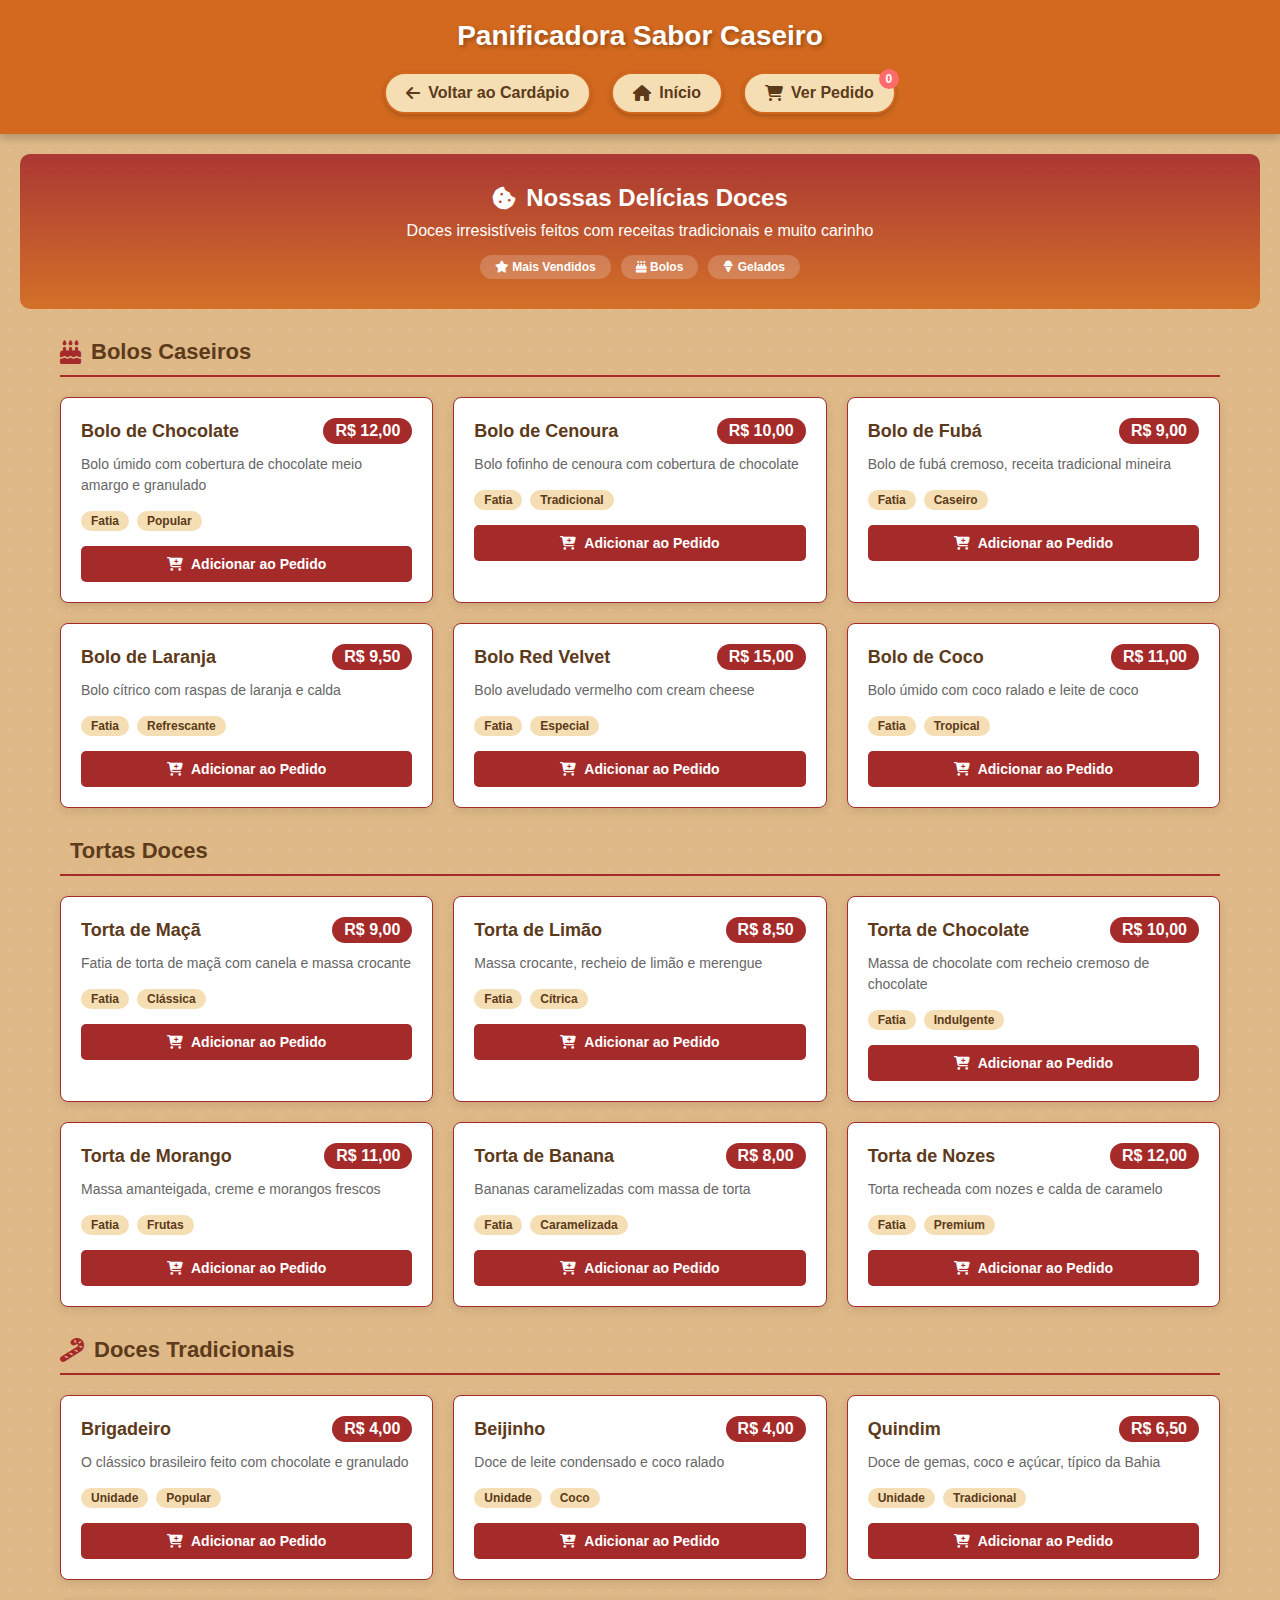
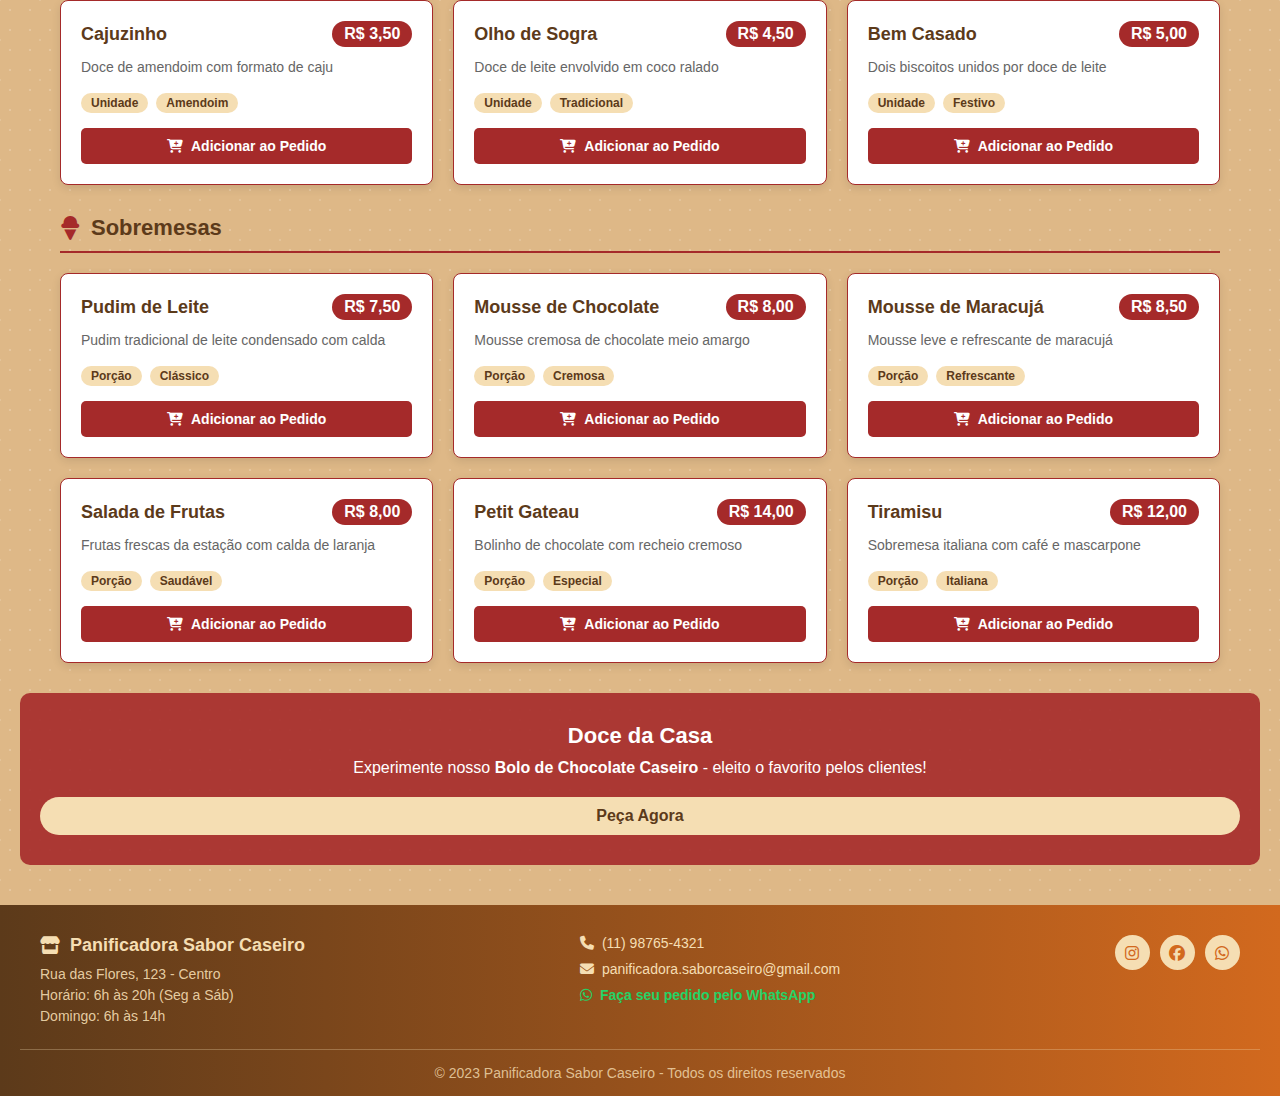
<file: pratos-doces.html>
<!DOCTYPE html>
<html lang="pt-BR">
<head>
    <meta charset="UTF-8">
    <meta name="viewport" content="width=device-width, initial-scale=1.0">
    <link rel="stylesheet" href="https://cdnjs.cloudflare.com/ajax/libs/font-awesome/6.4.0/css/all.min.css">
    <title>Pratos Doces - Panificadora Sabor Caseiro</title>
    <style>
        :root {
            --color-primary: #8B4513;
            --color-secondary: #F5DEB3;
            --color-accent: #D2691E;
            --color-light: #FFF8DC;
            --color-dark: #654321;
            --color-success: #556B2F;
            --color-info: #2F6F8F;
            --color-sweet: #A52A2A;
        }

        * {
            margin: 0;
            padding: 0;
            box-sizing: border-box;
        }

        body {
            font-family: Arial, sans-serif;
            background-color: rgb(222, 184, 135);
            background-image: 
                radial-gradient(rgba(255, 255, 255, 0.2) 1px, transparent 1px),
                radial-gradient(rgba(255, 255, 255, 0.15) 1px, transparent 1px);
            background-size: 20px 20px, 40px 40px;
            background-position: 0 0, 20px 20px;
            margin: 0;
            padding: 0;
        }

        header {
            background-color: chocolate;
            padding: 20px;
            text-align: center;
            box-shadow: 0 4px 8px rgba(0, 0, 0, 0.2);
        }

        header h1 {
            color: white;
            font-size: 28px;
            margin-bottom: 20px;
            text-shadow: 2px 2px 4px rgba(0, 0, 0, 0.3);
        }

        .container {
            display: flex;
            justify-content: center;
            list-style: none;
            padding: 0;
            margin: 0;
            gap: 20px;
            flex-wrap: wrap;
        }

        .nav-button {
            display: inline-flex;
            align-items: center;
            gap: 8px;
            background-color: wheat;
            color: #5c3a1a;
            text-decoration: none;
            padding: 10px 20px;
            border-radius: 30px;
            font-weight: 600;
            transition: all 0.3s ease;
            border: 2px solid #d2691e;
            box-shadow: 0 2px 5px rgba(0, 0, 0, 0.2);
        }

        .nav-button:hover {
            background-color: #5c3a1a;
            color: wheat;
            transform: translateY(-2px);
        }

        .hero-section {
            background: linear-gradient(rgba(165, 42, 42, 0.9), rgba(210, 105, 30, 0.9));
            color: white;
            padding: 30px 20px;
            text-align: center;
            margin: 20px;
            border-radius: 10px;
        }

        .hero-section h2 {
            font-size: 24px;
            margin-bottom: 10px;
            display: flex;
            align-items: center;
            justify-content: center;
            gap: 10px;
        }

        .hero-section p {
            font-size: 16px;
            margin-bottom: 15px;
        }

        .category-badges {
            display: flex;
            justify-content: center;
            gap: 10px;
            flex-wrap: wrap;
        }

        .badge {
            background-color: rgba(255, 255, 255, 0.2);
            color: white;
            padding: 5px 15px;
            border-radius: 20px;
            font-size: 12px;
            font-weight: 600;
        }

        .menu-container {
            max-width: 1200px;
            margin: 30px auto;
            padding: 0 20px;
        }

        .menu-section {
            margin-bottom: 30px;
        }

        .section-header {
            display: flex;
            align-items: center;
            gap: 10px;
            margin-bottom: 20px;
            padding-bottom: 10px;
            border-bottom: 2px solid #A52A2A;
        }

        .section-header i {
            font-size: 24px;
            color: #A52A2A;
        }

        .section-header h3 {
            color: #5c3a1a;
            font-size: 22px;
        }

        .menu-grid {
            display: grid;
            grid-template-columns: repeat(auto-fill, minmax(300px, 1fr));
            gap: 20px;
        }

        .menu-item-card {
            background-color: white;
            border-radius: 8px;
            padding: 20px;
            box-shadow: 0 3px 10px rgba(0, 0, 0, 0.1);
            transition: all 0.3s ease;
            border: 1px solid #A52A2A;
        }

        .menu-item-card:hover {
            transform: translateY(-5px);
            box-shadow: 0 8px 15px rgba(0, 0, 0, 0.15);
        }

        .menu-item-header {
            display: flex;
            justify-content: space-between;
            align-items: center;
            margin-bottom: 10px;
        }

        .menu-item-header h4 {
            color: #5c3a1a;
            font-size: 18px;
            margin: 0;
        }

        .price-tag {
            background-color: #A52A2A;
            color: white;
            padding: 4px 12px;
            border-radius: 15px;
            font-weight: 700;
            font-size: 16px;
        }

        .item-description {
            color: #666;
            font-size: 14px;
            margin-bottom: 15px;
            line-height: 1.5;
        }

        .item-tags {
            display: flex;
            gap: 8px;
            flex-wrap: wrap;
            margin-bottom: 15px;
        }

        .tag {
            background-color: wheat;
            color: #5c3a1a;
            padding: 3px 10px;
            border-radius: 12px;
            font-size: 12px;
            font-weight: 600;
        }

        .add-to-cart {
            background-color: #A52A2A;
            color: white;
            border: none;
            padding: 10px 15px;
            border-radius: 5px;
            font-weight: 600;
            font-size: 14px;
            cursor: pointer;
            transition: all 0.3s ease;
            margin-top: 10px;
            width: 100%;
            display: flex;
            align-items: center;
            justify-content: center;
            gap: 8px;
        }

        .add-to-cart:hover {
            background-color: #8B0000;
            transform: translateY(-2px);
        }

        .cart-button {
            position: relative;
        }

        .cart-count {
            position: absolute;
            top: -5px;
            right: -5px;
            background-color: #FF6B6B;
            color: white;
            border-radius: 50%;
            width: 20px;
            height: 20px;
            font-size: 12px;
            display: flex;
            align-items: center;
            justify-content: center;
        }

        .highlight-section {
            background-color: rgba(165, 42, 42, 0.9);
            color: white;
            text-align: center;
            padding: 30px 20px;
            margin: 30px 20px;
            border-radius: 10px;
        }

        .highlight-section h3 {
            font-size: 22px;
            margin-bottom: 10px;
        }

        .highlight-section p {
            font-size: 16px;
            margin-bottom: 20px;
        }

        .highlight-button {
            background-color: wheat;
            color: #5c3a1a;
            text-decoration: none;
            padding: 10px 25px;
            border-radius: 25px;
            font-weight: 700;
            font-size: 16px;
            transition: all 0.3s ease;
            border: none;
            cursor: pointer;
        }

        .highlight-button:hover {
            background-color: #5c3a1a;
            color: wheat;
            transform: translateY(-2px);
        }

        footer {
            background: linear-gradient(to right, #5c3a1a 0%, chocolate 100%);
            color: wheat;
            padding: 30px 20px 15px;
            margin-top: 40px;
        }

        .footer-content {
            display: flex;
            flex-wrap: wrap;
            justify-content: space-between;
            align-items: flex-start;
            gap: 20px;
            max-width: 1200px;
            margin: 0 auto 20px;
        }

        .footer-info h3 {
            display: flex;
            align-items: center;
            gap: 10px;
            margin-bottom: 10px;
            font-size: 18px;
        }

        .footer-info p {
            margin-bottom: 5px;
            color: rgba(245, 222, 179, 0.9);
            font-size: 14px;
        }

        .footer-contact {
            display: flex;
            flex-direction: column;
            gap: 10px;
        }

        .footer-link {
            display: flex;
            align-items: center;
            gap: 8px;
            color: wheat;
            text-decoration: none;
            transition: color 0.3s;
            font-size: 14px;
        }

        .footer-link:hover {
            color: white;
        }

        .whatsapp-link {
            color: #25D366;
            font-weight: 600;
        }

        .social-icons {
            display: flex;
            gap: 10px;
        }

        .social-icon {
            display: inline-flex;
            align-items: center;
            justify-content: center;
            width: 35px;
            height: 35px;
            background-color: wheat;
            color: chocolate;
            border-radius: 50%;
            font-size: 16px;
            transition: all 0.3s ease;
            text-decoration: none;
        }

        .social-icon:hover {
            background-color: white;
            transform: scale(1.1);
        }

        .copyright {
            text-align: center;
            padding-top: 15px;
            border-top: 1px solid rgba(245, 222, 179, 0.3);
            color: rgba(245, 222, 179, 0.8);
            font-size: 14px;
        }

        .modal {
            display: none;
            position: fixed;
            top: 0;
            left: 0;
            width: 100%;
            height: 100%;
            background-color: rgba(0, 0, 0, 0.5);
            z-index: 1000;
            align-items: center;
            justify-content: center;
        }

        .modal-content {
            background-color: white;
            padding: 25px;
            border-radius: 10px;
            max-width: 400px;
            width: 90%;
            text-align: center;
            box-shadow: 0 5px 15px rgba(0, 0, 0, 0.2);
        }

        .modal-icon {
            font-size: 40px;
            color: #4CAF50;
            margin-bottom: 15px;
        }

        .modal-content h3 {
            color: #A52A2A;
            margin-bottom: 10px;
        }

        #modal-item-name {
            font-weight: 600;
            color: #5c3a1a;
            font-size: 16px;
            margin: 10px 0;
        }

        .modal-buttons {
            display: flex;
            gap: 10px;
            margin-top: 20px;
        }

        .modal-btn {
            flex: 1;
            padding: 10px;
            border-radius: 5px;
            border: none;
            font-weight: 600;
            cursor: pointer;
            transition: all 0.3s ease;
            text-decoration: none;
            text-align: center;
            font-size: 14px;
        }

        .modal-btn.continue {
            background-color: #f0f0f0;
            color: #5c3a1a;
        }

        .modal-btn.continue:hover {
            background-color: #e0e0e0;
        }

        .modal-btn.checkout {
            background-color: #A52A2A;
            color: white;
        }

        .modal-btn.checkout:hover {
            background-color: #8B0000;
        }

        .close-modal {
            position: absolute;
            top: 10px;
            right: 15px;
            font-size: 20px;
            cursor: pointer;
            color: #999;
        }

        .close-modal:hover {
            color: #A52A2A;
        }

        @media (max-width: 768px) {
            header h1 {
                font-size: 24px;
            }
            
            .hero-section h2 {
                font-size: 20px;
            }
            
            .menu-grid {
                grid-template-columns: 1fr;
            }
            
            .footer-content {
                flex-direction: column;
                align-items: center;
                text-align: center;
            }
            
            .modal-buttons {
                flex-direction: column;
            }
        }

        @media (max-width: 480px) {
            header h1 {
                font-size: 20px;
            }
            
            .hero-section {
                margin: 10px;
                padding: 20px 15px;
            }
            
            .menu-item-card {
                padding: 15px;
            }
        }
    </style>
</head>
<body>
    <header>
        <h1>Panificadora Sabor Caseiro</h1>
        <nav>
            <ul class="container">
                <li><a href="entradas.html" class="nav-button">
                    <i class="fas fa-arrow-left"></i> Voltar ao Cardápio
                </a></li>
                <li><a href="index.html" class="nav-button">
                    <i class="fas fa-home"></i> Início
                </a></li>
                <li><a href="fazerpedido.html" class="nav-button cart-button">
                    <i class="fas fa-shopping-cart"></i> Ver Pedido
                    <span class="cart-count">0</span>
                </a></li>
            </ul>
        </nav>
    </header>

    <main>
        <section class="hero-section">
            <div class="hero-content">
                <h2><i class="fas fa-cookie-bite"></i> Nossas Delícias Doces</h2>
                <p>Doces irresistíveis feitos com receitas tradicionais e muito carinho</p>
                <div class="category-badges">
                    <span class="badge"><i class="fas fa-star"></i> Mais Vendidos</span>
                    <span class="badge"><i class="fas fa-birthday-cake"></i> Bolos</span>
                    <span class="badge"><i class="fas fa-ice-cream"></i> Gelados</span>
                </div>
            </div>
        </section>
        
        <div class="menu-container">
            <!-- Seção de Bolos -->
            <section class="menu-section">
                <div class="section-header">
                    <i class="fas fa-birthday-cake"></i>
                    <h3>Bolos Caseiros</h3>
                </div>
                
                <div class="menu-grid">
                    <div class="menu-item-card">
                        <div class="menu-item-header">
                            <h4>Bolo de Chocolate</h4>
                            <span class="price-tag">R$ 12,00</span>
                        </div>
                        <p class="item-description">Bolo úmido com cobertura de chocolate meio amargo e granulado</p>
                        <div class="item-tags">
                            <span class="tag">Fatia</span>
                            <span class="tag">Popular</span>
                        </div>
                        <button class="add-to-cart" data-item='{"name":"Bolo de Chocolate","price":12.00,"category":"Bolos","description":"Bolo úmido com cobertura de chocolate meio amargo e granulado"}'>
                            <i class="fas fa-cart-plus"></i> Adicionar ao Pedido
                        </button>
                    </div>

                    <div class="menu-item-card">
                        <div class="menu-item-header">
                            <h4>Bolo de Cenoura</h4>
                            <span class="price-tag">R$ 10,00</span>
                        </div>
                        <p class="item-description">Bolo fofinho de cenoura com cobertura de chocolate</p>
                        <div class="item-tags">
                            <span class="tag">Fatia</span>
                            <span class="tag">Tradicional</span>
                        </div>
                        <button class="add-to-cart" data-item='{"name":"Bolo de Cenoura","price":10.00,"category":"Bolos","description":"Bolo fofinho de cenoura com cobertura de chocolate"}'>
                            <i class="fas fa-cart-plus"></i> Adicionar ao Pedido
                        </button>
                    </div>

                    <div class="menu-item-card">
                        <div class="menu-item-header">
                            <h4>Bolo de Fubá</h4>
                            <span class="price-tag">R$ 9,00</span>
                        </div>
                        <p class="item-description">Bolo de fubá cremoso, receita tradicional mineira</p>
                        <div class="item-tags">
                            <span class="tag">Fatia</span>
                            <span class="tag">Caseiro</span>
                        </div>
                        <button class="add-to-cart" data-item='{"name":"Bolo de Fubá","price":9.00,"category":"Bolos","description":"Bolo de fubá cremoso, receita tradicional mineira"}'>
                            <i class="fas fa-cart-plus"></i> Adicionar ao Pedido
                        </button>
                    </div>

                    <div class="menu-item-card">
                        <div class="menu-item-header">
                            <h4>Bolo de Laranja</h4>
                            <span class="price-tag">R$ 9,50</span>
                        </div>
                        <p class="item-description">Bolo cítrico com raspas de laranja e calda</p>
                        <div class="item-tags">
                            <span class="tag">Fatia</span>
                            <span class="tag">Refrescante</span>
                        </div>
                        <button class="add-to-cart" data-item='{"name":"Bolo de Laranja","price":9.50,"category":"Bolos","description":"Bolo cítrico com raspas de laranja e calda"}'>
                            <i class="fas fa-cart-plus"></i> Adicionar ao Pedido
                        </button>
                    </div>

                    <div class="menu-item-card">
                        <div class="menu-item-header">
                            <h4>Bolo Red Velvet</h4>
                            <span class="price-tag">R$ 15,00</span>
                        </div>
                        <p class="item-description">Bolo aveludado vermelho com cream cheese</p>
                        <div class="item-tags">
                            <span class="tag">Fatia</span>
                            <span class="tag">Especial</span>
                        </div>
                        <button class="add-to-cart" data-item='{"name":"Bolo Red Velvet","price":15.00,"category":"Bolos","description":"Bolo aveludado vermelho com cream cheese"}'>
                            <i class="fas fa-cart-plus"></i> Adicionar ao Pedido
                        </button>
                    </div>

                    <div class="menu-item-card">
                        <div class="menu-item-header">
                            <h4>Bolo de Coco</h4>
                            <span class="price-tag">R$ 11,00</span>
                        </div>
                        <p class="item-description">Bolo úmido com coco ralado e leite de coco</p>
                        <div class="item-tags">
                            <span class="tag">Fatia</span>
                            <span class="tag">Tropical</span>
                        </div>
                        <button class="add-to-cart" data-item='{"name":"Bolo de Coco","price":11.00,"category":"Bolos","description":"Bolo úmido com coco ralado e leite de coco"}'>
                            <i class="fas fa-cart-plus"></i> Adicionar ao Pedido
                        </button>
                    </div>
                </div>
            </section>

            <!-- Seção de Tortas Doces -->
            <section class="menu-section">
                <div class="section-header">
                    <i class="fas fa-pie"></i>
                    <h3>Tortas Doces</h3>
                </div>
                
                <div class="menu-grid">
                    <div class="menu-item-card">
                        <div class="menu-item-header">
                            <h4>Torta de Maçã</h4>
                            <span class="price-tag">R$ 9,00</span>
                        </div>
                        <p class="item-description">Fatia de torta de maçã com canela e massa crocante</p>
                        <div class="item-tags">
                            <span class="tag">Fatia</span>
                            <span class="tag">Clássica</span>
                        </div>
                        <button class="add-to-cart" data-item='{"name":"Torta de Maçã","price":9.00,"category":"Tortas","description":"Fatia de torta de maçã com canela e massa crocante"}'>
                            <i class="fas fa-cart-plus"></i> Adicionar ao Pedido
                        </button>
                    </div>

                    <div class="menu-item-card">
                        <div class="menu-item-header">
                            <h4>Torta de Limão</h4>
                            <span class="price-tag">R$ 8,50</span>
                        </div>
                        <p class="item-description">Massa crocante, recheio de limão e merengue</p>
                        <div class="item-tags">
                            <span class="tag">Fatia</span>
                            <span class="tag">Cítrica</span>
                        </div>
                        <button class="add-to-cart" data-item='{"name":"Torta de Limão","price":8.50,"category":"Tortas","description":"Massa crocante, recheio de limão e merengue"}'>
                            <i class="fas fa-cart-plus"></i> Adicionar ao Pedido
                        </button>
                    </div>

                    <div class="menu-item-card">
                        <div class="menu-item-header">
                            <h4>Torta de Chocolate</h4>
                            <span class="price-tag">R$ 10,00</span>
                        </div>
                        <p class="item-description">Massa de chocolate com recheio cremoso de chocolate</p>
                        <div class="item-tags">
                            <span class="tag">Fatia</span>
                            <span class="tag">Indulgente</span>
                        </div>
                        <button class="add-to-cart" data-item='{"name":"Torta de Chocolate","price":10.00,"category":"Tortas","description":"Massa de chocolate com recheio cremoso de chocolate"}'>
                            <i class="fas fa-cart-plus"></i> Adicionar ao Pedido
                        </button>
                    </div>

                    <div class="menu-item-card">
                        <div class="menu-item-header">
                            <h4>Torta de Morango</h4>
                            <span class="price-tag">R$ 11,00</span>
                        </div>
                        <p class="item-description">Massa amanteigada, creme e morangos frescos</p>
                        <div class="item-tags">
                            <span class="tag">Fatia</span>
                            <span class="tag">Frutas</span>
                        </div>
                        <button class="add-to-cart" data-item='{"name":"Torta de Morango","price":11.00,"category":"Tortas","description":"Massa amanteigada, creme e morangos frescos"}'>
                            <i class="fas fa-cart-plus"></i> Adicionar ao Pedido
                        </button>
                    </div>

                    <div class="menu-item-card">
                        <div class="menu-item-header">
                            <h4>Torta de Banana</h4>
                            <span class="price-tag">R$ 8,00</span>
                        </div>
                        <p class="item-description">Bananas caramelizadas com massa de torta</p>
                        <div class="item-tags">
                            <span class="tag">Fatia</span>
                            <span class="tag">Caramelizada</span>
                        </div>
                        <button class="add-to-cart" data-item='{"name":"Torta de Banana","price":8.00,"category":"Tortas","description":"Bananas caramelizadas com massa de torta"}'>
                            <i class="fas fa-cart-plus"></i> Adicionar ao Pedido
                        </button>
                    </div>

                    <div class="menu-item-card">
                        <div class="menu-item-header">
                            <h4>Torta de Nozes</h4>
                            <span class="price-tag">R$ 12,00</span>
                        </div>
                        <p class="item-description">Torta recheada com nozes e calda de caramelo</p>
                        <div class="item-tags">
                            <span class="tag">Fatia</span>
                            <span class="tag">Premium</span>
                        </div>
                        <button class="add-to-cart" data-item='{"name":"Torta de Nozes","price":12.00,"category":"Tortas","description":"Torta recheada com nozes e calda de caramelo"}'>
                            <i class="fas fa-cart-plus"></i> Adicionar ao Pedido
                        </button>
                    </div>
                </div>
            </section>

            <!-- Seção de Doces Tradicionais -->
            <section class="menu-section">
                <div class="section-header">
                    <i class="fas fa-candy-cane"></i>
                    <h3>Doces Tradicionais</h3>
                </div>
                
                <div class="menu-grid">
                    <div class="menu-item-card">
                        <div class="menu-item-header">
                            <h4>Brigadeiro</h4>
                            <span class="price-tag">R$ 4,00</span>
                        </div>
                        <p class="item-description">O clássico brasileiro feito com chocolate e granulado</p>
                        <div class="item-tags">
                            <span class="tag">Unidade</span>
                            <span class="tag">Popular</span>
                        </div>
                        <button class="add-to-cart" data-item='{"name":"Brigadeiro","price":4.00,"category":"Doces","description":"O clássico brasileiro feito com chocolate e granulado"}'>
                            <i class="fas fa-cart-plus"></i> Adicionar ao Pedido
                        </button>
                    </div>

                    <div class="menu-item-card">
                        <div class="menu-item-header">
                            <h4>Beijinho</h4>
                            <span class="price-tag">R$ 4,00</span>
                        </div>
                        <p class="item-description">Doce de leite condensado e coco ralado</p>
                        <div class="item-tags">
                            <span class="tag">Unidade</span>
                            <span class="tag">Coco</span>
                        </div>
                        <button class="add-to-cart" data-item='{"name":"Beijinho","price":4.00,"category":"Doces","description":"Doce de leite condensado e coco ralado"}'>
                            <i class="fas fa-cart-plus"></i> Adicionar ao Pedido
                        </button>
                    </div>

                    <div class="menu-item-card">
                        <div class="menu-item-header">
                            <h4>Quindim</h4>
                            <span class="price-tag">R$ 6,50</span>
                        </div>
                        <p class="item-description">Doce de gemas, coco e açúcar, típico da Bahia</p>
                        <div class="item-tags">
                            <span class="tag">Unidade</span>
                            <span class="tag">Tradicional</span>
                        </div>
                        <button class="add-to-cart" data-item='{"name":"Quindim","price":6.50,"category":"Doces","description":"Doce de gemas, coco e açúcar, típico da Bahia"}'>
                            <i class="fas fa-cart-plus"></i> Adicionar ao Pedido
                        </button>
                    </div>

                    <div class="menu-item-card">
                        <div class="menu-item-header">
                            <h4>Cajuzinho</h4>
                            <span class="price-tag">R$ 3,50</span>
                        </div>
                        <p class="item-description">Doce de amendoim com formato de caju</p>
                        <div class="item-tags">
                            <span class="tag">Unidade</span>
                            <span class="tag">Amendoim</span>
                        </div>
                        <button class="add-to-cart" data-item='{"name":"Cajuzinho","price":3.50,"category":"Doces","description":"Doce de amendoim com formato de caju"}'>
                            <i class="fas fa-cart-plus"></i> Adicionar ao Pedido
                        </button>
                    </div>

                    <div class="menu-item-card">
                        <div class="menu-item-header">
                            <h4>Olho de Sogra</h4>
                            <span class="price-tag">R$ 4,50</span>
                        </div>
                        <p class="item-description">Doce de leite envolvido em coco ralado</p>
                        <div class="item-tags">
                            <span class="tag">Unidade</span>
                            <span class="tag">Tradicional</span>
                        </div>
                        <button class="add-to-cart" data-item='{"name":"Olho de Sogra","price":4.50,"category":"Doces","description":"Doce de leite envolvido em coco ralado"}'>
                            <i class="fas fa-cart-plus"></i> Adicionar ao Pedido
                        </button>
                    </div>

                    <div class="menu-item-card">
                        <div class="menu-item-header">
                            <h4>Bem Casado</h4>
                            <span class="price-tag">R$ 5,00</span>
                        </div>
                        <p class="item-description">Dois biscoitos unidos por doce de leite</p>
                        <div class="item-tags">
                            <span class="tag">Unidade</span>
                            <span class="tag">Festivo</span>
                        </div>
                        <button class="add-to-cart" data-item='{"name":"Bem Casado","price":5.00,"category":"Doces","description":"Dois biscoitos unidos por doce de leite"}'>
                            <i class="fas fa-cart-plus"></i> Adicionar ao Pedido
                        </button>
                    </div>
                </div>
            </section>

            <!-- Seção de Sobremesas -->
            <section class="menu-section">
                <div class="section-header">
                    <i class="fas fa-ice-cream"></i>
                    <h3>Sobremesas</h3>
                </div>
                
                <div class="menu-grid">
                    <div class="menu-item-card">
                        <div class="menu-item-header">
                            <h4>Pudim de Leite</h4>
                            <span class="price-tag">R$ 7,50</span>
                        </div>
                        <p class="item-description">Pudim tradicional de leite condensado com calda</p>
                        <div class="item-tags">
                            <span class="tag">Porção</span>
                            <span class="tag">Clássico</span>
                        </div>
                        <button class="add-to-cart" data-item='{"name":"Pudim de Leite","price":7.50,"category":"Sobremesas","description":"Pudim tradicional de leite condensado com calda"}'>
                            <i class="fas fa-cart-plus"></i> Adicionar ao Pedido
                        </button>
                    </div>

                    <div class="menu-item-card">
                        <div class="menu-item-header">
                            <h4>Mousse de Chocolate</h4>
                            <span class="price-tag">R$ 8,00</span>
                        </div>
                        <p class="item-description">Mousse cremosa de chocolate meio amargo</p>
                        <div class="item-tags">
                            <span class="tag">Porção</span>
                            <span class="tag">Cremosa</span>
                        </div>
                        <button class="add-to-cart" data-item='{"name":"Mousse de Chocolate","price":8.00,"category":"Sobremesas","description":"Mousse cremosa de chocolate meio amargo"}'>
                            <i class="fas fa-cart-plus"></i> Adicionar ao Pedido
                        </button>
                    </div>

                    <div class="menu-item-card">
                        <div class="menu-item-header">
                            <h4>Mousse de Maracujá</h4>
                            <span class="price-tag">R$ 8,50</span>
                        </div>
                        <p class="item-description">Mousse leve e refrescante de maracujá</p>
                        <div class="item-tags">
                            <span class="tag">Porção</span>
                            <span class="tag">Refrescante</span>
                        </div>
                        <button class="add-to-cart" data-item='{"name":"Mousse de Maracujá","price":8.50,"category":"Sobremesas","description":"Mousse leve e refrescante de maracujá"}'>
                            <i class="fas fa-cart-plus"></i> Adicionar ao Pedido
                        </button>
                    </div>

                    <div class="menu-item-card">
                        <div class="menu-item-header">
                            <h4>Salada de Frutas</h4>
                            <span class="price-tag">R$ 8,00</span>
                        </div>
                        <p class="item-description">Frutas frescas da estação com calda de laranja</p>
                        <div class="item-tags">
                            <span class="tag">Porção</span>
                            <span class="tag">Saudável</span>
                        </div>
                        <button class="add-to-cart" data-item='{"name":"Salada de Frutas","price":8.00,"category":"Sobremesas","description":"Frutas frescas da estação com calda de laranja"}'>
                            <i class="fas fa-cart-plus"></i> Adicionar ao Pedido
                        </button>
                    </div>

                    <div class="menu-item-card">
                        <div class="menu-item-header">
                            <h4>Petit Gateau</h4>
                            <span class="price-tag">R$ 14,00</span>
                        </div>
                        <p class="item-description">Bolinho de chocolate com recheio cremoso</p>
                        <div class="item-tags">
                            <span class="tag">Porção</span>
                            <span class="tag">Especial</span>
                        </div>
                        <button class="add-to-cart" data-item='{"name":"Petit Gateau","price":14.00,"category":"Sobremesas","description":"Bolinho de chocolate com recheio cremoso"}'>
                            <i class="fas fa-cart-plus"></i> Adicionar ao Pedido
                        </button>
                    </div>

                    <div class="menu-item-card">
                        <div class="menu-item-header">
                            <h4>Tiramisu</h4>
                            <span class="price-tag">R$ 12,00</span>
                        </div>
                        <p class="item-description">Sobremesa italiana com café e mascarpone</p>
                        <div class="item-tags">
                            <span class="tag">Porção</span>
                            <span class="tag">Italiana</span>
                        </div>
                        <button class="add-to-cart" data-item='{"name":"Tiramisu","price":12.00,"category":"Sobremesas","description":"Sobremesa italiana com café e mascarpone"}'>
                            <i class="fas fa-cart-plus"></i> Adicionar ao Pedido
                        </button>
                    </div>
                </div>
            </section>
        </div>

        <!-- Seção de Destaque -->
        <section class="highlight-section">
            <div class="highlight-content">
                <h3>Doce da Casa</h3>
                <p>Experimente nosso <strong>Bolo de Chocolate Caseiro</strong> - eleito o favorito pelos clientes!</p>
                <button class="highlight-button add-to-cart" data-item='{"name":"Bolo de Chocolate","price":12.00,"category":"Bolos","description":"Bolo úmido com cobertura de chocolate meio amargo e granulado"}'>
                    Peça Agora
                </button>
            </div>
        </section>

    </main>

    <footer>
        <div class="footer-content">
            <div class="footer-info">
                <h3><i class="fas fa-store"></i> Panificadora Sabor Caseiro</h3>
                <p>Rua das Flores, 123 - Centro</p>
                <p>Horário: 6h às 20h (Seg a Sáb)</p>
                <p>Domingo: 6h às 14h</p>
            </div>
            <div class="footer-contact">
                <a href="tel:+5511987654321" class="footer-link">
                    <i class="fas fa-phone"></i> (11) 98765-4321
                </a>
                <a href="mailto:panificadora.saborcaseiro@gmail.com" class="footer-link">
                    <i class="fas fa-envelope"></i> panificadora.saborcaseiro@gmail.com
                </a>
                <a href="https://wa.me/5511987654321" class="footer-link whatsapp-link">
                    <i class="fab fa-whatsapp"></i> Faça seu pedido pelo WhatsApp
                </a>
            </div>
            <div class="social-icons">
                <a href="#" class="social-icon"><i class="fab fa-instagram"></i></a>
                <a href="#" class="social-icon"><i class="fab fa-facebook"></i></a>
                <a href="#" class="social-icon"><i class="fab fa-whatsapp"></i></a>
            </div>
        </div>
        <p class="copyright">&copy; 2023 Panificadora Sabor Caseiro - Todos os direitos reservados</p>
    </footer>

    <!-- Modal de confirmação -->
    <div class="modal" id="add-to-cart-modal">
        <div class="modal-content">
            <span class="close-modal">&times;</span>
            <div class="modal-icon">
                <i class="fas fa-check-circle"></i>
            </div>
            <h3>Item Adicionado!</h3>
            <p id="modal-item-name"></p>
            <p>O item foi adicionado ao seu carrinho.</p>
            <div class="modal-buttons">
                <button class="modal-btn continue">Continuar Comprando</button>
                <a href="fazerpedido.html" class="modal-btn checkout">Ir para o Pedido</a>
            </div>
        </div>
    </div>

    <script>
        // Sistema de Carrinho CORRIGIDO
        document.addEventListener('DOMContentLoaded', function() {
            console.log('Página de doces carregada');
            
            // Inicializar carrinho se não existir
            if (!localStorage.getItem('panificadoraCart')) {
                localStorage.setItem('panificadoraCart', JSON.stringify([]));
                console.log('Carrinho inicializado vazio');
            } else {
                console.log('Carrinho já existe no localStorage:', localStorage.getItem('panificadoraCart'));
            }

            // Atualizar contador do carrinho
            updateCartCount();

            // Botões de adicionar ao carrinho
            const addToCartButtons = document.querySelectorAll('.add-to-cart');
            
            addToCartButtons.forEach(button => {
                button.addEventListener('click', function() {
                    const itemData = JSON.parse(this.getAttribute('data-item'));
                    console.log('Item clicado:', itemData);
                    addToCart(itemData);
                    
                    // Mostrar modal de confirmação
                    showAddToCartModal(itemData.name);
                });
            });

            // Modal
            const modal = document.getElementById('add-to-cart-modal');
            const closeModal = document.querySelector('.close-modal');
            const continueBtn = document.querySelector('.modal-btn.continue');

            closeModal.addEventListener('click', () => {
                modal.style.display = 'none';
            });

            continueBtn.addEventListener('click', () => {
                modal.style.display = 'none';
            });

            // Fechar modal ao clicar fora
            window.addEventListener('click', (event) => {
                if (event.target === modal) {
                    modal.style.display = 'none';
                }
            });
        });

        function addToCart(item) {
            console.log('Adicionando ao carrinho:', item);
            
            // Carregar carrinho do localStorage
            let cart = [];
            try {
                const cartData = localStorage.getItem('panificadoraCart');
                console.log('Dados do carrinho no localStorage:', cartData);
                if (cartData) {
                    cart = JSON.parse(cartData);
                }
            } catch (error) {
                console.error('Erro ao carregar carrinho:', error);
                cart = [];
            }
            
            // Verificar se o item já está no carrinho
            const existingItemIndex = cart.findIndex(cartItem => cartItem.name === item.name);
            
            if (existingItemIndex !== -1) {
                // Incrementar quantidade em 1 (não +4)
                cart[existingItemIndex].quantity = (cart[existingItemIndex].quantity || 1) + 1;
                console.log('Item já existe, incrementando quantidade. Nova quantidade:', cart[existingItemIndex].quantity);
            } else {
                // Adicionar novo item com quantidade 1
                item.quantity = 1;
                cart.push(item);
                console.log('Novo item adicionado:', item);
            }
            
            // Salvar no localStorage
            try {
                localStorage.setItem('panificadoraCart', JSON.stringify(cart));
                console.log('Carrinho salvo no localStorage:', cart);
            } catch (error) {
                console.error('Erro ao salvar carrinho:', error);
            }
            
            // Atualizar contador
            updateCartCount();
            
            // Mostrar modal de confirmação
            showAddToCartModal(item.name);
        }

        function updateCartCount() {
            let cart = [];
            try {
                const cartData = localStorage.getItem('panificadoraCart');
                if (cartData) {
                    cart = JSON.parse(cartData);
                }
            } catch (error) {
                console.error('Erro ao carregar carrinho:', error);
                cart = [];
            }
            
            const totalItems = cart.reduce((total, item) => total + (item.quantity || 1), 0);
            console.log('Total de itens no carrinho:', totalItems);
            
            // Atualizar contador no botão do carrinho
            const cartCountElements = document.querySelectorAll('.cart-count');
            cartCountElements.forEach(element => {
                element.textContent = totalItems;
            });
        }

        function showAddToCartModal(itemName) {
            const modal = document.getElementById('add-to-cart-modal');
            const modalItemName = document.getElementById('modal-item-name');
            
            modalItemName.textContent = itemName;
            modal.style.display = 'flex';
        }
    </script>
</body>
</html>
</file>
<file: style.css>
/* style.css - CSS melhorado */

/* Importar fonte mais amigável */
@import url('https://fonts.googleapis.com/css2?family=Poppins:wght@300;400;600;700&family=Dancing+Script:wght@700&display=swap');

* {
    margin: 0;
    padding: 0;
    box-sizing: border-box;
}

body {
    font-family: 'Poppins', Arial, sans-serif;
    background-color: rgb(222, 184, 135);
    background-image: 
        radial-gradient(rgba(255, 255, 255, 0.2) 1px, transparent 1px),
        radial-gradient(rgba(255, 255, 255, 0.15) 1px, transparent 1px);
    background-size: 20px 20px, 40px 40px;
    background-position: 0 0, 20px 20px;
    margin: 0;
    padding: 0;
    min-height: 100vh;
    display: flex;
    flex-direction: column;
}

/* Header estilizado */
header {
    background: linear-gradient(to right, chocolate 0%, #d2691e 100%);
    padding: 20px;
    text-align: center;
    box-shadow: 0 4px 12px rgba(0, 0, 0, 0.1);
    border-bottom: 5px solid wheat;
}

.logo-container {
    display: flex;
    flex-direction: column;
    align-items: center;
    margin-bottom: 20px;
}

.logo-icon {
    font-size: 3rem;
    color: wheat;
    margin-bottom: 10px;
    text-shadow: 2px 2px 4px rgba(0, 0, 0, 0.2);
    animation: pulse 2s infinite alternate;
}

@keyframes pulse {
    0% { transform: scale(1); }
    100% { transform: scale(1.05); }
}

header h1 {
    text-align: center;
    color: wheat;
    font-family: 'Dancing Script', cursive;
    font-size: 2.8rem;
    text-shadow: 2px 2px 4px rgba(0, 0, 0, 0.3);
    margin: 0;
    letter-spacing: 1px;
}

/* Navegação melhorada */
.container {
    display: flex;
    justify-content: center;
    list-style: none;
    padding: 0;
    margin: 0;
}

.nav-button {
    display: inline-flex;
    align-items: center;
    gap: 10px;
    background-color: wheat;
    color: #5c3a1a;
    text-decoration: none;
    padding: 14px 28px;
    border-radius: 50px;
    font-weight: 600;
    font-size: 1.1rem;
    transition: all 0.3s ease;
    box-shadow: 0 4px 8px rgba(0, 0, 0, 0.15);
    border: 2px solid #d2691e;
}

.nav-button:hover {
    background-color: #5c3a1a;
    color: wheat;
    transform: translateY(-3px);
    box-shadow: 0 6px 12px rgba(0, 0, 0, 0.2);
}

.nav-button:active {
    transform: translateY(0);
}

.nav-button i {
    font-size: 1.2rem;
}

/* Seção de boas-vindas */
.welcome-section {
    text-align: center;
    padding: 30px 20px;
    margin: 30px auto;
    max-width: 800px;
    background-color: rgba(255, 255, 255, 0.8);
    border-radius: 15px;
    box-shadow: 0 5px 15px rgba(0, 0, 0, 0.1);
}

.welcome-section h2 {
    color: chocolate;
    font-size: 2.2rem;
    margin-bottom: 10px;
}

.welcome-section p {
    color: #5c3a1a;
    font-size: 1.2rem;
    font-style: italic;
}


.card {
    align-items: center;
    text-align: center;
    margin: 30px auto;
    padding: 30px;
    width: 90%;
    max-width: 500px;
    min-height: auto;
    border: 1px solid #d2691e;
    border-radius: 15px;
    background-color: #fff;
    box-shadow: 0 8px 20px rgba(0, 0, 0, 0.15);
    transition: transform 0.3s ease;
}

.card:hover {
    transform: translateY(-5px);
}

.card-header {
    display: flex;
    flex-direction: column;
    align-items: center;
    margin-bottom: 25px;
}

.card-header i {
    font-size: 2.5rem;
    color: chocolate;
    margin-bottom: 10px;
}

.card h2 {
    color: chocolate;
    font-size: 1.8rem;
    margin-bottom: 5px;
}

.card h3 {
    color: #5c3a1a;
    font-size: 1.4rem;
    margin: 25px 0 15px 0;
    display: flex;
    align-items: center;
    justify-content: center;
    gap: 10px;
}

.contact-item {
    display: flex;
    align-items: center;
    justify-content: center;
    gap: 15px;
    margin: 20px 0;
}

.contact-item i {
    color: chocolate;
    font-size: 1.4rem;
    width: 30px;
}

address {
    font-style: normal;
    margin: 20px 0;
}

address p {
    text-align: left;
    margin: 0;
    font-size: 1.1rem;
    color: #333;
}

address a {
    color: chocolate;
    text-decoration: none;
    font-weight: 600;
    transition: color 0.3s;
    padding: 3px 5px;
    border-radius: 4px;
}

address a:hover {
    color: #8b4513;
    background-color: rgba(210, 105, 30, 0.1);
}

.business-hours p {
    text-align: center;
    margin: 10px 0;
    color: #555;
    font-size: 1.1rem;
}

/* Seção de recursos */
.features {
    display: flex;
    flex-wrap: wrap;
    justify-content: center;
    gap: 25px;
    margin: 40px auto;
    padding: 0 20px;
    max-width: 1000px;
}

.feature {
    background-color: rgba(255, 255, 255, 0.85);
    border-radius: 12px;
    padding: 25px 20px;
    width: 250px;
    text-align: center;
    box-shadow: 0 5px 15px rgba(0, 0, 0, 0.1);
    transition: all 0.3s ease;
    border-top: 4px solid chocolate;
}

.feature:hover {
    transform: translateY(-8px);
    box-shadow: 0 10px 20px rgba(0, 0, 0, 0.15);
}

.feature i {
    font-size: 2.5rem;
    color: chocolate;
    margin-bottom: 15px;
}

.feature h3 {
    color: #5c3a1a;
    margin-bottom: 10px;
    font-size: 1.3rem;
}

.feature p {
    color: #666;
    font-size: 0.95rem;
    line-height: 1.4;
}

/* Footer melhorado */
footer {
    background: linear-gradient(to right, #5c3a1a 0%, chocolate 100%);
    color: wheat;
    padding: 25px 20px;
    margin-top: auto;
    box-shadow: 0 -4px 12px rgba(0, 0, 0, 0.1);
}

.footer-content {
    display: flex;
    flex-direction: column;
    align-items: center;
    gap: 15px;
    max-width: 1200px;
    margin: 0 auto;
}

footer p {
    text-align: center;
    font-size: 1rem;
    margin: 0;
}

.social-icons {
    display: flex;
    gap: 20px;
}

.social-icons a {
    display: inline-flex;
    align-items: center;
    justify-content: center;
    width: 40px;
    height: 40px;
    background-color: wheat;
    color: chocolate;
    border-radius: 50%;
    font-size: 1.2rem;
    transition: all 0.3s ease;
    text-decoration: none;
}

.social-icons a:hover {
    background-color: #5c3a1a;
    color: wheat;
    transform: scale(1.1);
}

/* Responsividade */
@media (max-width: 768px) {
    header h1 {
        font-size: 2.2rem;
    }
    
    .welcome-section h2 {
        font-size: 1.8rem;
    }
    
    .features {
        flex-direction: column;
        align-items: center;
    }
    
    .feature {
        width: 90%;
        max-width: 300px;
    }
    
    .nav-button {
        padding: 12px 24px;
        font-size: 1rem;
    }
}

@media (max-width: 480px) {
    header h1 {
        font-size: 1.8rem;
    }
    
    .logo-icon {
        font-size: 2.5rem;
    }
    
    .card {
        padding: 20px;
        width: 95%;
    }
    
    .contact-item {
        flex-direction: column;
        gap: 5px;
    }
}
</file>
<file: entradas.css>
/* entradas.css - CSS Melhorado */
@import url('https://fonts.googleapis.com/css2?family=Poppins:wght@300;400;600;700&family=Dancing+Script:wght@700&display=swap');

:root {
    --color-primary: #8B4513;
    --color-secondary: #F5DEB3;
    --color-accent: #D2691E;
    --color-light: #FFF8DC;
    --color-dark: #654321;
    --color-success: #556B2F;
    --color-info: #2F6F8F;
}

* {
    margin: 0;
    padding: 0;
    box-sizing: border-box;
}

body {
    font-family: 'Poppins', Arial, sans-serif;
    background-color: rgb(222, 184, 135);
    background-image: 
        radial-gradient(rgba(255, 255, 255, 0.2) 1px, transparent 1px),
        radial-gradient(rgba(255, 255, 255, 0.15) 1px, transparent 1px);
    background-size: 20px 20px, 40px 40px;
    background-position: 0 0, 20px 20px;
    margin: 0;
    padding: 0;
    min-height: 100vh;
    display: flex;
    flex-direction: column;
}

/* Header */
header {
    background: linear-gradient(to right, var(--color-primary) 0%, var(--color-accent) 100%);
    padding: 20px;
    text-align: center;
    box-shadow: 0 4px 12px rgba(0, 0, 0, 0.1);
    border-bottom: 5px solid var(--color-secondary);
}

.logo-container {
    display: flex;
    flex-direction: column;
    align-items: center;
    margin-bottom: 20px;
}

.logo-icon {
    font-size: 3rem;
    color: var(--color-secondary);
    margin-bottom: 10px;
    text-shadow: 2px 2px 4px rgba(0, 0, 0, 0.2);
}

header h1 {
    text-align: center;
    color: var(--color-secondary);
    font-family: 'Dancing Script', cursive;
    font-size: 2.8rem;
    text-shadow: 2px 2px 4px rgba(0, 0, 0, 0.3);
    margin: 0;
    letter-spacing: 1px;
}

/* Navegação */
.container {
    display: flex;
    justify-content: center;
    list-style: none;
    padding: 0;
    margin: 0;
}

.nav-button {
    display: inline-flex;
    align-items: center;
    gap: 10px;
    background-color: var(--color-secondary);
    color: #5c3a1a;
    text-decoration: none;
    padding: 14px 28px;
    border-radius: 50px;
    font-weight: 600;
    font-size: 1.1rem;
    transition: all 0.3s ease;
    box-shadow: 0 4px 8px rgba(0, 0, 0, 0.15);
    border: 2px solid var(--color-accent);
}

.nav-button:hover {
    background-color: #5c3a1a;
    color: var(--color-secondary);
    transform: translateY(-3px);
    box-shadow: 0 6px 12px rgba(0, 0, 0, 0.2);
}

/* Hero Section */
.hero-section {
    background: linear-gradient(rgba(139, 69, 19, 0.85), rgba(210, 105, 30, 0.85)), 
                url('https://images.unsplash.com/photo-1509440159596-0249088772ff?ixlib=rb-4.0.3&ixid=M3wxMjA3fDB8MHxwaG90by1wYWdlfHx8fGVufDB8fHx8fA%3D%3D&auto=format&fit=crop&w=1472&q=80');
    background-size: cover;
    background-position: center;
    color: white;
    padding: 60px 20px;
    text-align: center;
    margin: 20px;
    border-radius: 15px;
    box-shadow: 0 8px 20px rgba(0, 0, 0, 0.2);
}

.hero-content h2 {
    font-size: 2.5rem;
    margin-bottom: 15px;
    display: flex;
    align-items: center;
    justify-content: center;
    gap: 15px;
}

.hero-content p {
    font-size: 1.3rem;
    margin-bottom: 25px;
    opacity: 0.9;
}

.category-tags {
    display: flex;
    justify-content: center;
    gap: 15px;
    flex-wrap: wrap;
}

.category-tag {
    padding: 8px 20px;
    border-radius: 30px;
    font-weight: 600;
    font-size: 0.9rem;
    letter-spacing: 0.5px;
    box-shadow: 0 3px 8px rgba(0, 0, 0, 0.2);
}

.tag-salgado {
    background-color: var(--color-success);
    color: white;
}

.tag-doce {
    background-color: #D2691E;
    color: white;
}

.tag-bebida {
    background-color: var(--color-info);
    color: white;
}

/* Intro Card */
.intro-card {
    background-color: rgba(255, 255, 255, 0.9);
    margin: 30px auto;
    padding: 30px;
    max-width: 800px;
    border-radius: 15px;
    text-align: center;
    box-shadow: 0 5px 15px rgba(0, 0, 0, 0.1);
    border-left: 5px solid var(--color-accent);
}

.intro-card h2 {
    color: var(--color-primary);
    font-size: 2rem;
    margin-bottom: 10px;
    display: flex;
    align-items: center;
    justify-content: center;
    gap: 15px;
}

.intro-card p {
    color: #666;
    font-size: 1.1rem;
}

/* Cards Container */
.cards-container {
    display: flex;
    flex-wrap: wrap;
    gap: 30px;
    justify-content: center;
    align-items: stretch;
    padding: 20px;
    max-width: 1200px;
    margin: 0 auto;
}

/* Menu Cards */
.menu-card {
    flex: 1;
    min-width: 320px;
    max-width: 450px;
    border-radius: 15px;
    overflow: hidden;
    transition: transform 0.3s ease, box-shadow 0.3s ease;
    display: flex;
    flex-direction: column;
    box-shadow: 0 10px 25px rgba(0, 0, 0, 0.15);
}

.menu-card:hover {
    transform: translateY(-10px);
    box-shadow: 0 15px 30px rgba(0, 0, 0, 0.2);
}

.card-salgado {
    border-top: 6px solid var(--color-success);
}

.card-doce {
    border-top: 6px solid #D2691E;
}

.card-header {
    padding: 25px 25px 15px;
    text-align: center;
    background: linear-gradient(to right, rgba(255, 255, 255, 0.9), rgba(255, 248, 220, 0.9));
}

.card-header i {
    font-size: 2.8rem;
    margin-bottom: 15px;
}

.card-salgado .card-header i {
    color: var(--color-success);
}

.card-doce .card-header i {
    color: #D2691E;
}

.card-header h3 {
    font-size: 1.8rem;
    color: var(--color-dark);
    margin-bottom: 5px;
}

.card-subtitle {
    color: #666;
    font-style: italic;
    margin-bottom: 0;
}

/* Menu List */
.menu-list {
    list-style: none;
    padding: 0 25px;
    flex-grow: 1;
    background-color: white;
}

.menu-list li {
    padding: 20px 0;
    border-bottom: 1px dashed #eee;
}

.menu-list li:last-child {
    border-bottom: none;
}

.menu-item {
    display: flex;
    justify-content: space-between;
    align-items: center;
    margin-bottom: 5px;
}

.item-name {
    font-weight: 600;
    color: var(--color-dark);
    font-size: 1.1rem;
}

.item-dots {
    flex-grow: 1;
    border-bottom: 2px dotted #ddd;
    margin: 0 10px;
    height: 5px;
}

.item-price {
    font-weight: 700;
    color: var(--color-primary);
    font-size: 1.2rem;
}

.item-description {
    color: #777;
    font-size: 0.9rem;
    margin-top: 5px;
    text-align: left;
}

/* Card Footer */
.card-footer {
    padding: 20px 25px;
    background-color: rgba(245, 222, 179, 0.3);
    text-align: center;
}

.menu-button {
    display: inline-flex;
    align-items: center;
    gap: 10px;
    background-color: var(--color-accent);
    color: white;
    text-decoration: none;
    padding: 12px 25px;
    border-radius: 30px;
    font-weight: 600;
    transition: all 0.3s ease;
    border: 2px solid var(--color-accent);
}

.menu-button:hover {
    background-color: var(--color-primary);
    transform: translateY(-3px);
    box-shadow: 0 5px 15px rgba(139, 69, 19, 0.3);
}

/* Info Section */
.info-section {
    display: flex;
    flex-wrap: wrap;
    justify-content: center;
    gap: 25px;
    margin: 50px 20px;
    padding: 0 20px;
}

.info-card {
    background-color: rgba(255, 255, 255, 0.9);
    border-radius: 12px;
    padding: 25px;
    width: 250px;
    text-align: center;
    box-shadow: 0 5px 15px rgba(0, 0, 0, 0.1);
    transition: all 0.3s ease;
    border-top: 4px solid var(--color-accent);
}

.info-card:hover {
    transform: translateY(-8px);
    box-shadow: 0 10px 20px rgba(0, 0, 0, 0.15);
}

.info-card i {
    font-size: 2.5rem;
    color: var(--color-accent);
    margin-bottom: 15px;
}

.info-card h3 {
    color: var(--color-dark);
    margin-bottom: 10px;
    font-size: 1.3rem;
}

.info-card p {
    color: #666;
    font-size: 0.95rem;
    line-height: 1.4;
}

/* Footer */
footer {
    background: linear-gradient(to right, #5c3a1a 0%, var(--color-primary) 100%);
    color: var(--color-secondary);
    padding: 40px 20px 20px;
    margin-top: auto;
    box-shadow: 0 -4px 12px rgba(0, 0, 0, 0.1);
}

.footer-content {
    display: flex;
    flex-wrap: wrap;
    justify-content: space-between;
    align-items: flex-start;
    gap: 30px;
    max-width: 1200px;
    margin: 0 auto 30px;
}

.footer-info h3 {
    display: flex;
    align-items: center;
    gap: 10px;
    margin-bottom: 15px;
    font-size: 1.3rem;
}

.footer-info p {
    margin-bottom: 8px;
    color: rgba(245, 222, 179, 0.9);
}

.footer-contact {
    display: flex;
    flex-direction: column;
    gap: 15px;
}

.footer-link {
    display: flex;
    align-items: center;
    gap: 10px;
    color: var(--color-secondary);
    text-decoration: none;
    transition: color 0.3s;
}

.footer-link:hover {
    color: white;
}

.social-icons {
    display: flex;
    gap: 15px;
}

.social-icon {
    display: inline-flex;
    align-items: center;
    justify-content: center;
    width: 40px;
    height: 40px;
    background-color: var(--color-secondary);
    color: var(--color-primary);
    border-radius: 50%;
    font-size: 1.2rem;
    transition: all 0.3s ease;
    text-decoration: none;
}

.social-icon:hover {
    background-color: white;
    color: var(--color-accent);
    transform: scale(1.1);
}

.copyright {
    text-align: center;
    padding-top: 20px;
    border-top: 1px solid rgba(245, 222, 179, 0.3);
    color: rgba(245, 222, 179, 0.8);
    font-size: 0.9rem;
}

/* Responsividade */
@media (max-width: 992px) {
    .cards-container {
        flex-direction: column;
        align-items: center;
    }
    
    .menu-card {
        width: 100%;
        max-width: 500px;
    }
    
    .footer-content {
        flex-direction: column;
        align-items: center;
        text-align: center;
    }
}

@media (max-width: 768px) {
    header h1 {
        font-size: 2.2rem;
    }
    
    .hero-content h2 {
        font-size: 2rem;
    }
    
    .intro-card h2 {
        font-size: 1.8rem;
    }
    
    .info-section {
        flex-direction: column;
        align-items: center;
    }
    
    .info-card {
        width: 90%;
        max-width: 300px;
    }
}

@media (max-width: 480px) {
    header h1 {
        font-size: 1.8rem;
    }
    
    .logo-icon {
        font-size: 2.5rem;
    }
    
    .hero-section {
        margin: 10px;
        padding: 40px 15px;
    }
    
    .hero-content h2 {
        font-size: 1.8rem;
    }
    
    .menu-card {
        min-width: 280px;
    }
}
</file>
